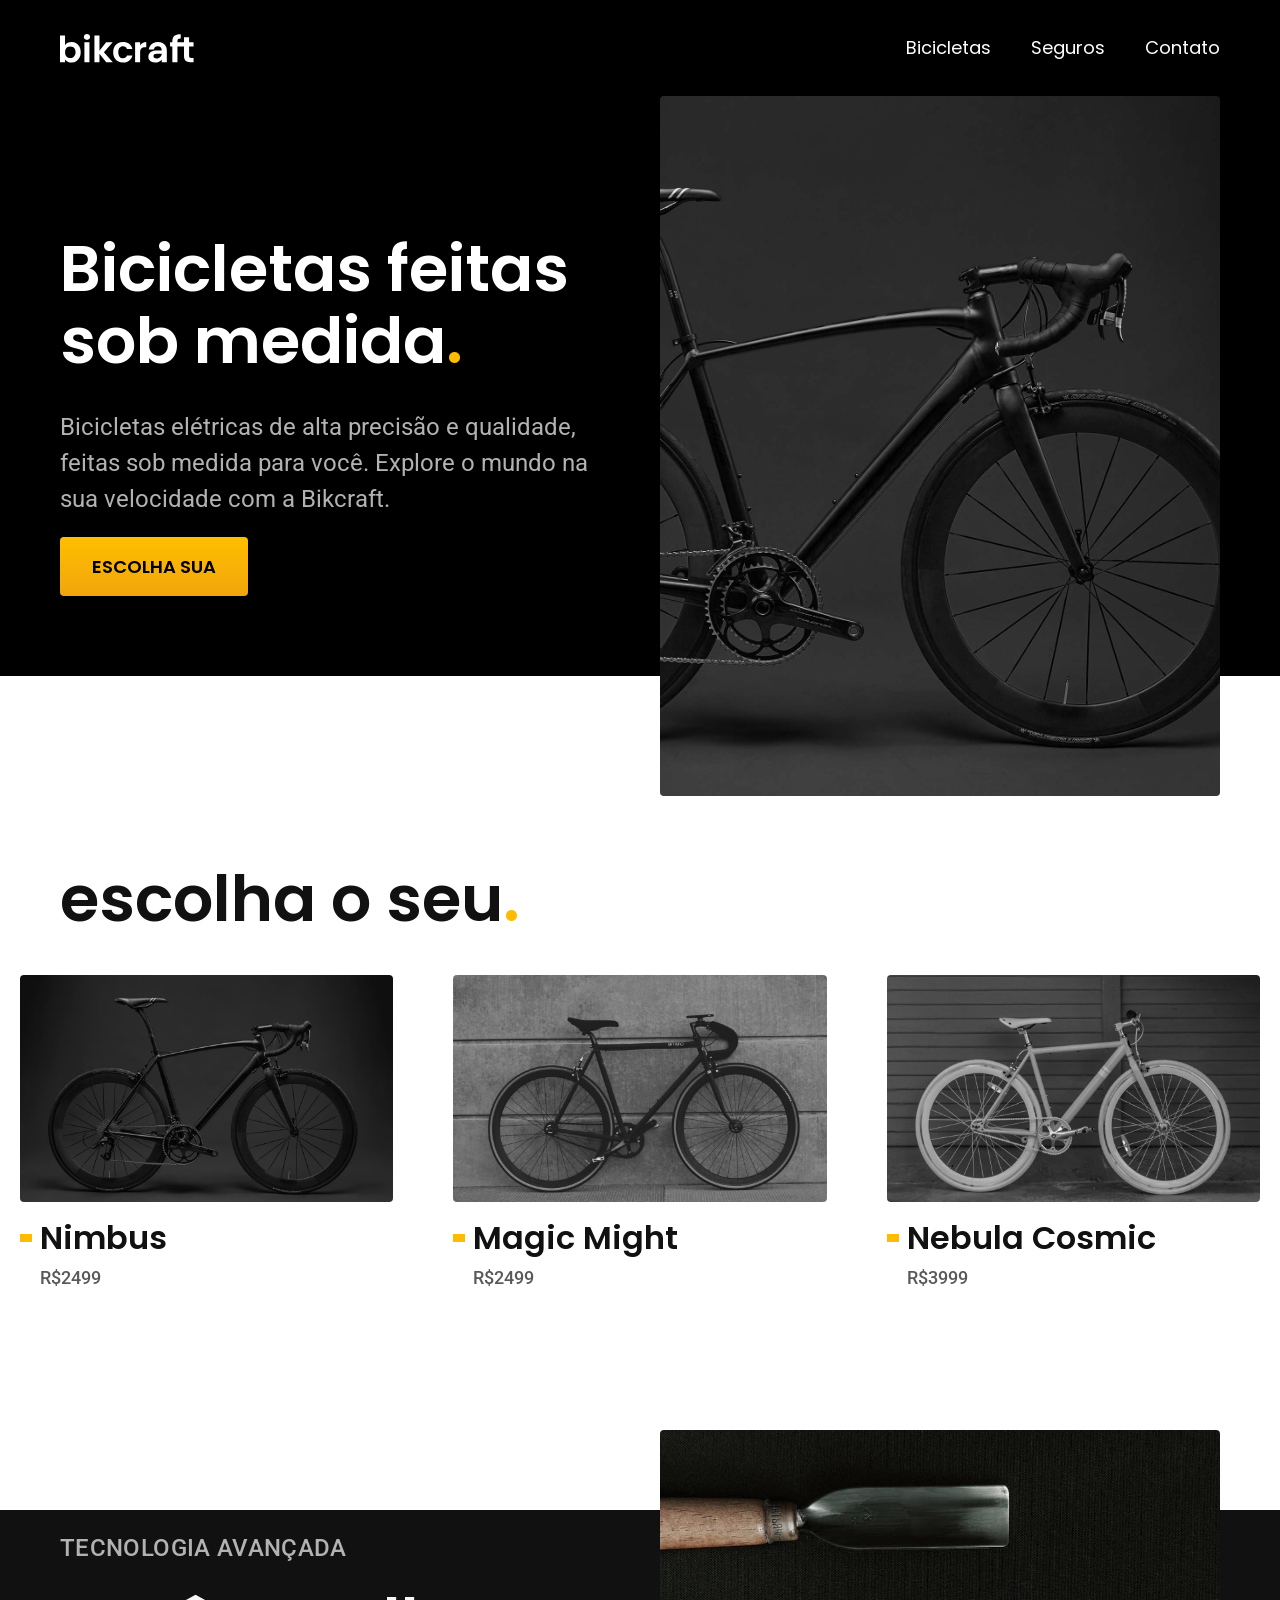
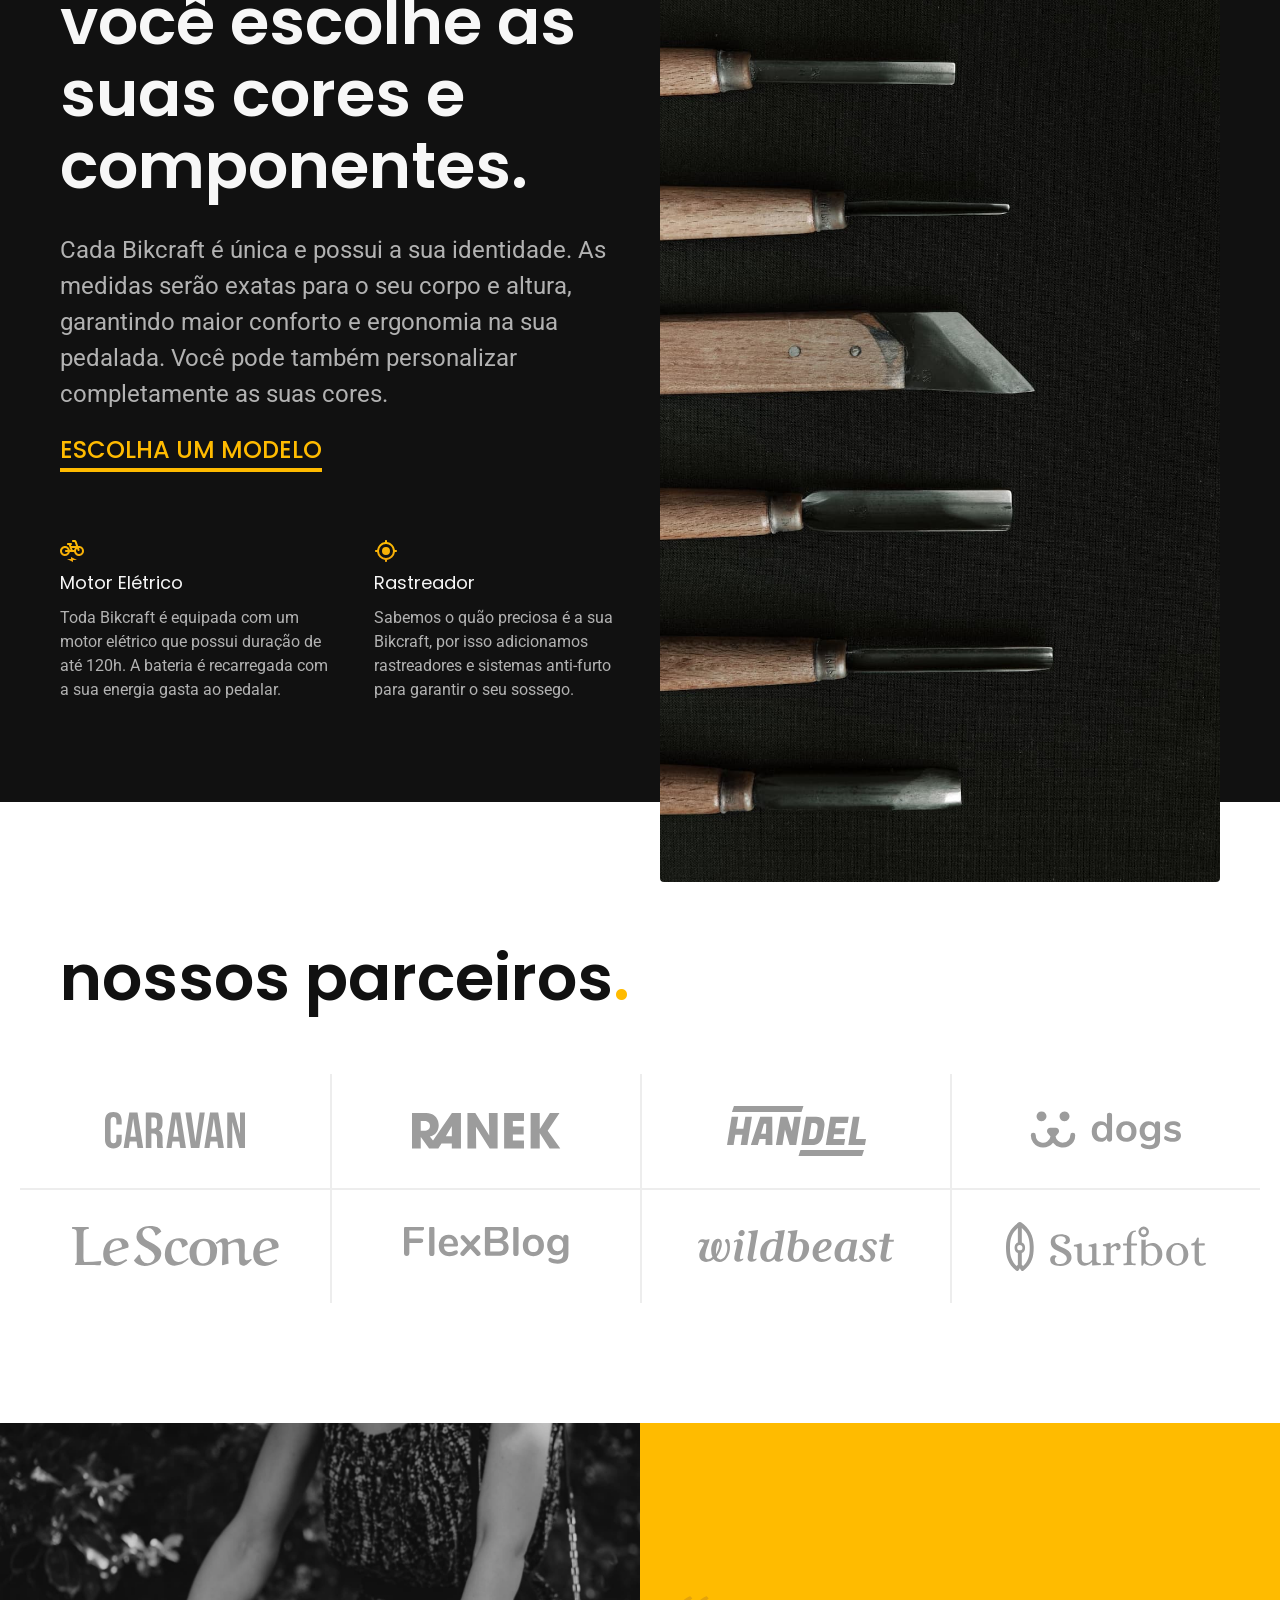
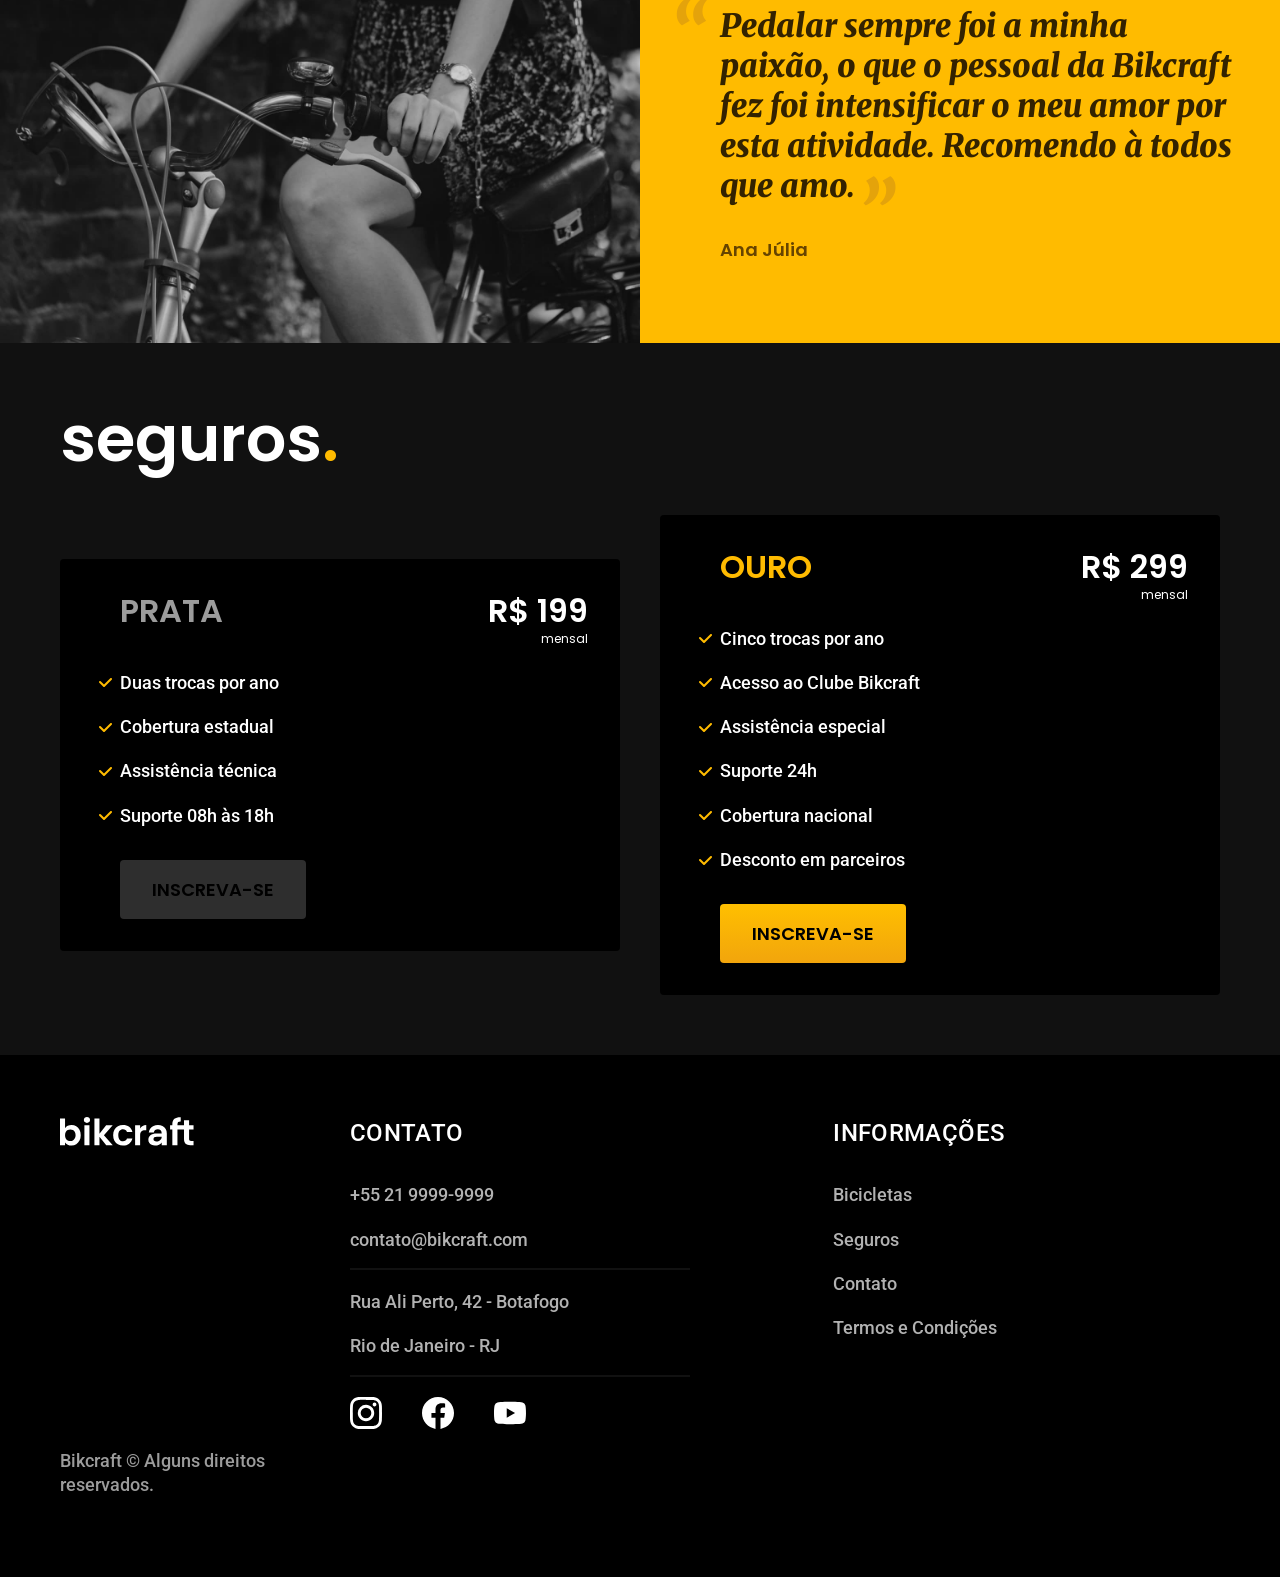
<file: index.html>
<!DOCTYPE html>
<html lang="en">

<head>
  <meta charset="UTF-8">
  <meta name="viewport" content="width=device-width, initial-scale=1.0">
  <meta name="description" content="Bicicletas Elétricas">
  <title>Bikcraft - Bicicletas Elétricas</title>

  <link rel="icon" href="./img/favicon.svg" type="image/svg+xml">

  <link rel="stylesheet" href="./CSS/style.min.css">

  <link rel="preconnect" href="https://fonts.googleapis.com">
  <link rel="preconnect" href="https://fonts.gstatic.com" crossorigin>

  <link href="https://fonts.googleapis.com/css2?family=Merriweather:ital,opsz,wght@0,18..144,300..900;1,18..144,300..900&family=Poppins:ital,wght@0,100;0,200;0,300;0,400;0,500;0,600;0,700;0,800;0,900;1,100;1,200;1,300;1,400;1,500;1,600;1,700;1,800;1,900&family=Roboto:ital,wght@0,100..900;1,100..900&display=swap" rel="stylesheet">



  <script>document.documentElement.classList.add('js');</script>
</head>

<body>
  <header class="header-bg">
    <div class="header container">

      <a href="./index.html"> <img src="./img/bikcraft.svg" alt="Logo da Bikcraft"> </a>
      <nav arial-label="Menu de navegação">
        <ul class="nav-list font-1-m cor-0">
          <li><a href="./bicicletas.html">Bicicletas</a></li>
          <li><a href="./seguros.html">Seguros</a></li>
          <li><a href="./contato.html">Contato</a></li>
        </ul>
      </nav>
    </div>
  </header>
  <main class="introducao-bg">
    <div class="introducao container">
      <div class="introducao-texto">
        <h1 class="font-1-xxl fadeInDown" data-anime="200">Bicicletas feitas sob medida<span class="cor-p1">.</span></h1>
        <p class="font-2-l fadeInDown" data-anime="400">Bicicletas elétricas de alta precisão e qualidade, feitas sob medida para você. Explore o mundo na sua velocidade com a Bikcraft.</p>
        <a class="botao fadeInDown" data-anime="600" href="./bicicletas.html" class="btn">Escolha sua</a>
      </div>
      <picture class="fadeInUp" data-anime="800">
        <source media="(max-width: 800px)" srcset="./img/bicicletas/nimbus.jpg">
        <img src="./img/fotos/introducao.jpg" alt="Bicicleta Elétrica" class="bike">
      </picture>
    </div>
  </main>
  <article class="bicicletas-lista">

    <h2 class="font-1-xxl container"> escolha o seu<span class="cor-p1">.</span></h2>
    <ul class="">
      <li>
        <a href="./bicicletas/nimbus.html">
          <img src="./img/bicicletas/nimbus.jpg" alt="">
          <h3 class="font-1-xl">Nimbus</h3>
          <span class="font-2-m cor-8">R$2499</span>
        </a>
      </li>
      <li>
        <a href="./bicicletas/magic-might.html">
          <img src="./img/bicicletas/magic.jpg" alt="">
          <h3 class="font-1-xl">Magic Might</h3>
          <span class="font-2-m cor-8">R$2499</span>
        </a>
      </li>
      <li>
        <a href="./bicicletas/nebula-cosmic.html">
          <img src="./img/bicicletas/nebula.jpg" alt="">
          <h3 class="font-1-xl">Nebula Cosmic</h3>
          <span class="font-2-m cor-8">R$3999</span>
        </a>
      </li>
    </ul>
  </article>
  <article class="tecnologia-bg">
    <div class="tecnologia container">
      <div class="tecnologia-conteudo">
        <span class="font-2-l-b cor-5">Tecnologia Avançada</span>
        <h2 class="cor-1 font-1-xxl">você escolhe as suas cores e componentes<span>.</span></h2>
        <p class="font-2-l cor-5">Cada Bikcraft é única e possui a sua identidade. As medidas serão exatas para o seu corpo e altura, garantindo maior conforto e ergonomia na sua pedalada. Você pode também personalizar completamente as suas cores.</p>
        <a href="" class="link">Escolha um modelo</a>
        <div class="tecnologia-vantagens">
          <div>

            <img src="./img/icones/eletrica.svg" alt="">
            <h3 class="font-1-m cor-1">Motor Elétrico</h3>
            <p class="font-2-s cor-5">Toda Bikcraft é equipada com um motor elétrico que possui duração de até 120h. A bateria é recarregada com a sua energia gasta ao pedalar.</p>

          </div>
          <div>

            <img src="./img/icones/rastreador.svg" alt="">
            <h3 class="font-1-m cor-1">Rastreador</h3>
            <p class="font-2-s cor-5">Sabemos o quão preciosa é a sua Bikcraft, por isso adicionamos rastreadores e sistemas anti-furto para garantir o seu sossego.</p>
          </div>
        </div>

      </div>
      <div class="tecnologia-img">
        <img src="./img/fotos/tecnologia.jpg" alt="">
      </div>

    </div>


  </article>
  <section class="parceiros" arial-label="Nossos parceiros">
    <h2 class="container font-1-xxl">nossos parceiros<span class="cor-p1">.</span></h2>
    <ul>
      <li><img src="./img/parceiros/caravan.svg" alt=""></li>
      <li><img src="./img/parceiros/ranek.svg" alt=""></li>
      <li><img src="./img/parceiros/handel.svg" alt=""></li>
      <li><img src="./img/parceiros/dogs.svg" alt=""></li>
      <li><img src="./img/parceiros/lescone.svg" alt=""></li>
      <li><img src="./img/parceiros/flexblog.svg" alt=""></li>
      <li><img src="./img/parceiros/wildbeast.svg" alt=""></li>
      <li><img src="./img/parceiros/surfbot.svg" alt=""></li>
    </ul>


  </section>
  <section class="depoimento" aria-label="depoimento">

    <div class="">
      <img src="./img/fotos/depoimento.jpg" alt="">
    </div>

    <div class="depoimento-conteudo">

      <blockquote class="font-1-xl cor-p5">
        <p>Pedalar sempre foi a minha paixão, o que o pessoal da Bikcraft fez foi intensificar o meu amor por esta atividade. Recomendo à todos que amo.</p>
      </blockquote>
      <span class="font-1-m-b cor-p4">Ana Júlia</span>
    </div>

  </section>
  <article class="seguro-bg">
    <div class="seguro container ">
      <h2 class="font-1-xxl cor-0">seguros<span class="cor-p1">.</span></h2>

      <div class="seguro-item">
        <h3 class="cor-6 font-1-xl">PRATA</h3>
        <span class="cor-0 font-1-xl">R$ 199 <span class="font-1-xs cor 6">mensal</span></span>
        <ul class="font-2-m cor-0">

          <li>
            Duas trocas por ano </li>
          <li>
            Cobertura estadual </li>
          <li>
            Assistência técnica </li>
          <li>
            Suporte 08h às 18h </li>
        </ul>
        <a class="botao secundario" href="/orçamento.html?tipo=seguro&produto=prata">Inscreva-se</a>
      </div>
      <div class="seguro-item">

        <h3 class="cor-p1 font-1-xl">OURO</h3>
        <span class="cor-0 font-1-xl">R$ 299 <span class="font-1-xs cor 6">mensal</span></span>
        <ul class="font-2-m cor-0">
          <li>
            Cinco trocas por ano </li>
          <li>
            Acesso ao Clube Bikcraft </li>
          <li>
            Assistência especial </li>
          <li>
            Suporte 24h </li>
          <li>
            Cobertura nacional </li>
          <li>
            Desconto em parceiros </li>

        </ul>
        <a href="/orçamento.html?tipo=seguro&produto=ouro" class="botao cor-0 ">Inscreva-se</a>
      </div>

    </div>
  </article>
  <footer class="footer-bg">
    <div class="footer container">
      <img src="./img/bikcraft.svg" alt="">

      <div class="">
        <h3 class="font-2-l-b cor-0">Contato</h3>
        <ul class="contato-lista font-2-m cor-5">
          <li><a href="">+55 21 9999-9999</a></li>
          <li><a href="">contato@bikcraft.com</a></li>
          <li>Rua Ali Perto, 42 - Botafogo</li>
          <li>Rio de Janeiro - RJ</li>
        </ul>
        <ul class="redes">
          <li><a href=""><img src="./img/redes/instagram.svg" alt=""></a></li>
          <li><a href=""><img src="./img/redes/facebook.svg" alt=""></a></li>
          <li><a href=""><img src="./img/redes/youtube.svg" alt=""></a></li>
        </ul>
      </div>
      <div class="informaçoes">
        <h3 class="font-2-l-b cor-0">Informações</h3>
        <ul class="font-2-m cor-5">
          <li><a href="./bicicletas.html">Bicicletas</a></li>
          <li><a href="./seguros.html">Seguros</a></li>
          <li><a href="./contato.html">Contato</a></li>
          <li><a href="./termos.html">Termos e Condições</a></li>
        </ul>
      </div>
      <p class="class= footer-copy font-2-m cor-6">Bikcraft © Alguns direitos reservados.</p>




    </div>

  </footer>

  <script src="./JS/plugins/simple-anime.js"></script>
  <script src="./JS/script.js"></script>

</body>

</html>
</file>
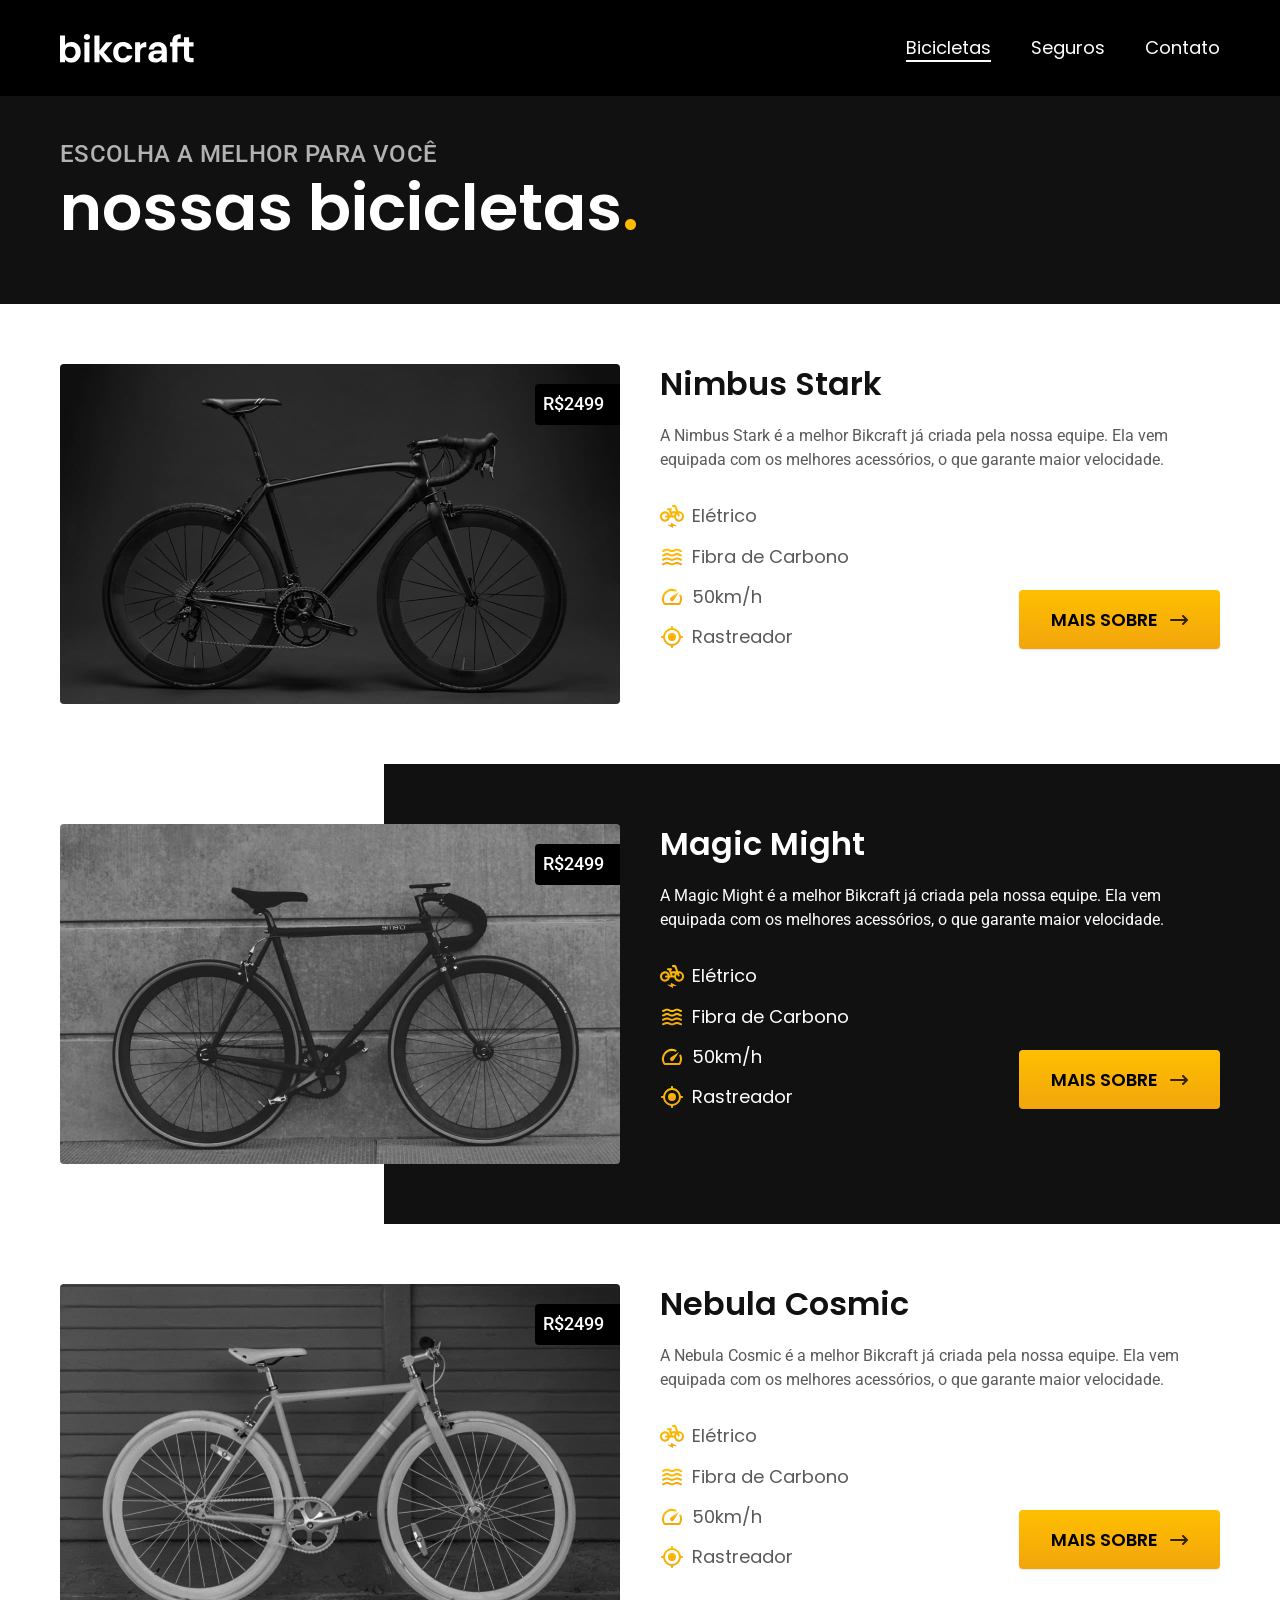
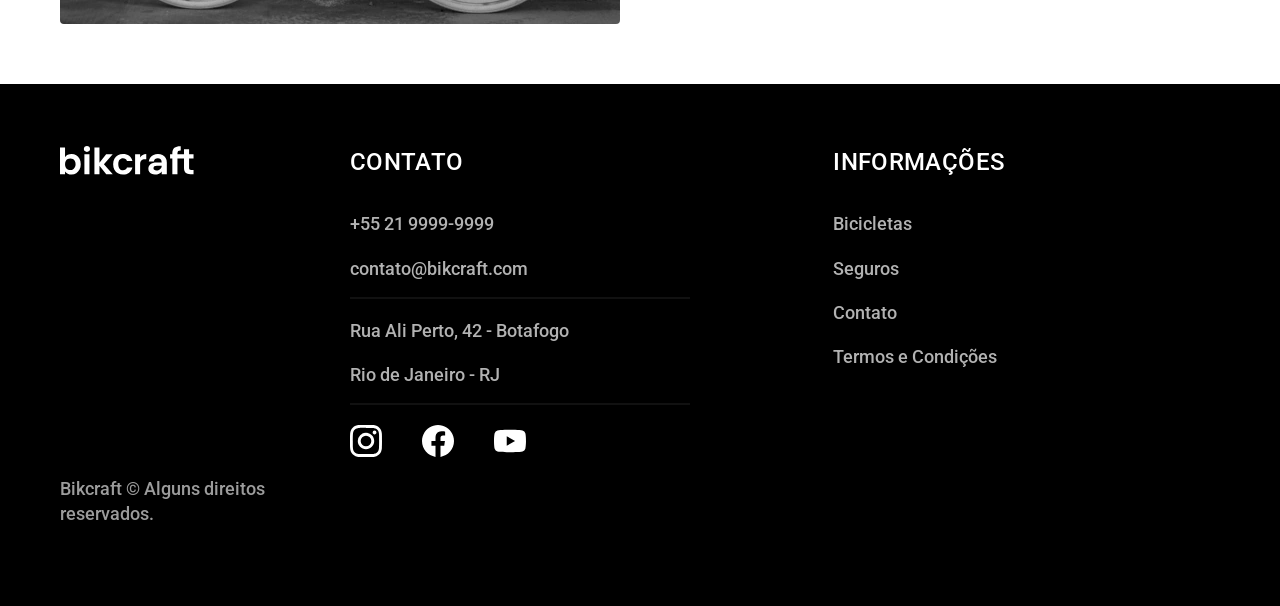
<file: bicicletas.html>
<!DOCTYPE html>
<html lang="en">

<head>
  <meta charset="UTF-8">
  <meta name="viewport" content="width=device-width, initial-scale=1.0">

  <link rel="icon" href="./img/favicon.svg" type="image/svg+xml">
  <link rel="stylesheet" href="./CSS/style.min.css">


  <link rel="preconnect" href="https://fonts.googleapis.com">
  <link rel="preconnect" href="https://fonts.gstatic.com" crossorigin>

  <link href="https://fonts.googleapis.com/css2?family=Merriweather:ital,opsz,wght@0,18..144,300..900;1,18..144,300..900&family=Poppins:ital,wght@0,100;0,200;0,300;0,400;0,500;0,600;0,700;0,800;0,900;1,100;1,200;1,300;1,400;1,500;1,600;1,700;1,800;1,900&family=Roboto:ital,wght@0,100..900;1,100..900&display=swap" rel="stylesheet">
  <title>Bicicletas - Bikcraft</title>
  <script>document.documentElement.classList.add('js');</script>
</head>

<body>
  <header class="header-bg">
    <div class="header container">

      <a href="./index.html"> <img src="./img/bikcraft.svg" alt="Logo da Bikcraft"> </a>
      <nav arial-label="Menu de navegação">
        <ul class="nav-list font-1-m cor-0">
          <li><a href="./bicicletas.html">Bicicletas</a></li>
          <li><a href="./seguros.html">Seguros</a></li>
          <li><a href="./contato.html">Contato</a></li>
        </ul>
      </nav>
    </div>
  </header>
  <main>
    <div class="titulo-bg">
      <div class="titulo container">
        <p class="font-2-l-b cor-5"> Escolha a melhor para você</p>
        <h1 class="font-1-xxl cor-0">nossas bicicletas<span class="cor-p1">.</span></h1>
      </div>
    </div>
    <div class="bicicletas container">
      <div class="bicicletas-img">
        <img src="./img/bicicletas/nimbus.jpg" alt="Nimbus Stark">
        <span class="font-2-m cor-0">R$2499</span>
      </div>
      <div class="bicicletas-conteudo">
        <h2 class="font-1-xl">Nimbus Stark</h2>
        <p class="font-2-s cor-8">A Nimbus Stark é a melhor Bikcraft já criada pela nossa equipe. Ela vem equipada com os melhores acessórios, o que garante maior velocidade.</p>
        <ul class="font-1-m cor-8">
          <li><img src="./img/icones/eletrica.svg" alt="Motor Elétrico"> Elétrico</li>
          <li><img src="./img/icones/carbono.svg" alt="Fibra de Carbono"> Fibra de Carbono</li>
          <li><img src="./img/icones/velocidade.svg" alt="50km/h"> 50km/h</li>
          <li><img src="./img/icones/rastreador.svg" alt="Rastreador"> Rastreador</li>
        </ul>
        <a class="botao seta" href="./bicicletas/nimbus.html">Mais sobre</a>

      </div>
    </div>

    <div class="bicicletas-bg">
      <div class="bicicletas container">
        <div class="bicicletas-img">
          <img src="./img/bicicletas/magic.jpg" alt="Magic Might">
          <span class="font-2-m cor-0">R$2499</span>
        </div>
        <div class="bicicletas-conteudo">
          <h2 class="font-1-xl cor-0">Magic Might</h2>
          <p class="font-2-s cor-0">A Magic Might é a melhor Bikcraft já criada pela nossa equipe. Ela vem equipada com os melhores acessórios, o que garante maior velocidade.</p>
          <ul class="font-1-m cor-0">
            <li><img src="./img/icones/eletrica.svg" alt="Motor Elétrico"> Elétrico</li>
            <li><img src="./img/icones/carbono.svg" alt="Fibra de Carbono"> Fibra de Carbono</li>
            <li><img src="./img/icones/velocidade.svg" alt="50km/h"> 50km/h</li>
            <li><img src="./img/icones/rastreador.svg" alt="Rastreador"> Rastreador</li>
          </ul>
          <a class="botao seta" href="./bicicletas/magic.html">Mais sobre</a>
        </div>

      </div>
    </div>


    <div class="bicicletas container">
      <div class="bicicletas-img">
        <img src="./img/bicicletas/nebula.jpg" alt="Nebula Cosmic">
        <span class="font-2-m cor-0">R$2499</span>
      </div>
      <div class="bicicletas-conteudo">
        <h2 class="font-1-xl">Nebula Cosmic</h2>
        <p class="font-2-s cor-8">A Nebula Cosmic é a melhor Bikcraft já criada pela nossa equipe. Ela vem equipada com os melhores acessórios, o que garante maior velocidade.</p>
        <ul class="font-1-m cor-8">
          <li><img src="./img/icones/eletrica.svg" alt="Motor Elétrico"> Elétrico</li>
          <li><img src="./img/icones/carbono.svg" alt="Fibra de Carbono"> Fibra de Carbono</li>
          <li><img src="./img/icones/velocidade.svg" alt="50km/h"> 50km/h</li>
          <li><img src="./img/icones/rastreador.svg" alt="Rastreador"> Rastreador</li>
        </ul>
        <a class="botao seta" href="./bicicletas/nebula.html">Mais sobre</a>

      </div>
    </div>



  </main>

  <footer class="footer-bg">
    <div class="footer container">
      <img src="./img/bikcraft.svg" alt="">

      <div class="">
        <h3 class="font-2-l-b cor-0">Contato</h3>
        <ul class="contato-lista font-2-m cor-5">
          <li><a href="">+55 21 9999-9999</a></li>
          <li><a href="">contato@bikcraft.com</a></li>
          <li>Rua Ali Perto, 42 - Botafogo</li>
          <li>Rio de Janeiro - RJ</li>
        </ul>
        <ul class="redes">
          <li><a href=""><img src="./img/redes/instagram.svg" alt=""></a></li>
          <li><a href=""><img src="./img/redes/facebook.svg" alt=""></a></li>
          <li><a href=""><img src="./img/redes/youtube.svg" alt=""></a></li>
        </ul>
      </div>
      <div class="informaçoes">
        <h3 class="font-2-l-b cor-0">Informações</h3>
        <ul class="font-2-m cor-5">
          <li><a href="./bicicletas.html">Bicicletas</a></li>
          <li><a href="./seguros.html">Seguros</a></li>
          <li><a href="./contato.html">Contato</a></li>
          <li><a href="./termos.html">Termos e Condições</a></li>
        </ul>
      </div>
      <p class="class= footer-copy font-2-m cor-6">Bikcraft © Alguns direitos reservados.</p>




    </div>

  </footer>
  <script src="./JS/plugins/simple-anime.js"></script>
  <script src="./JS/script.js"></script>
</body>

</html>
</file>
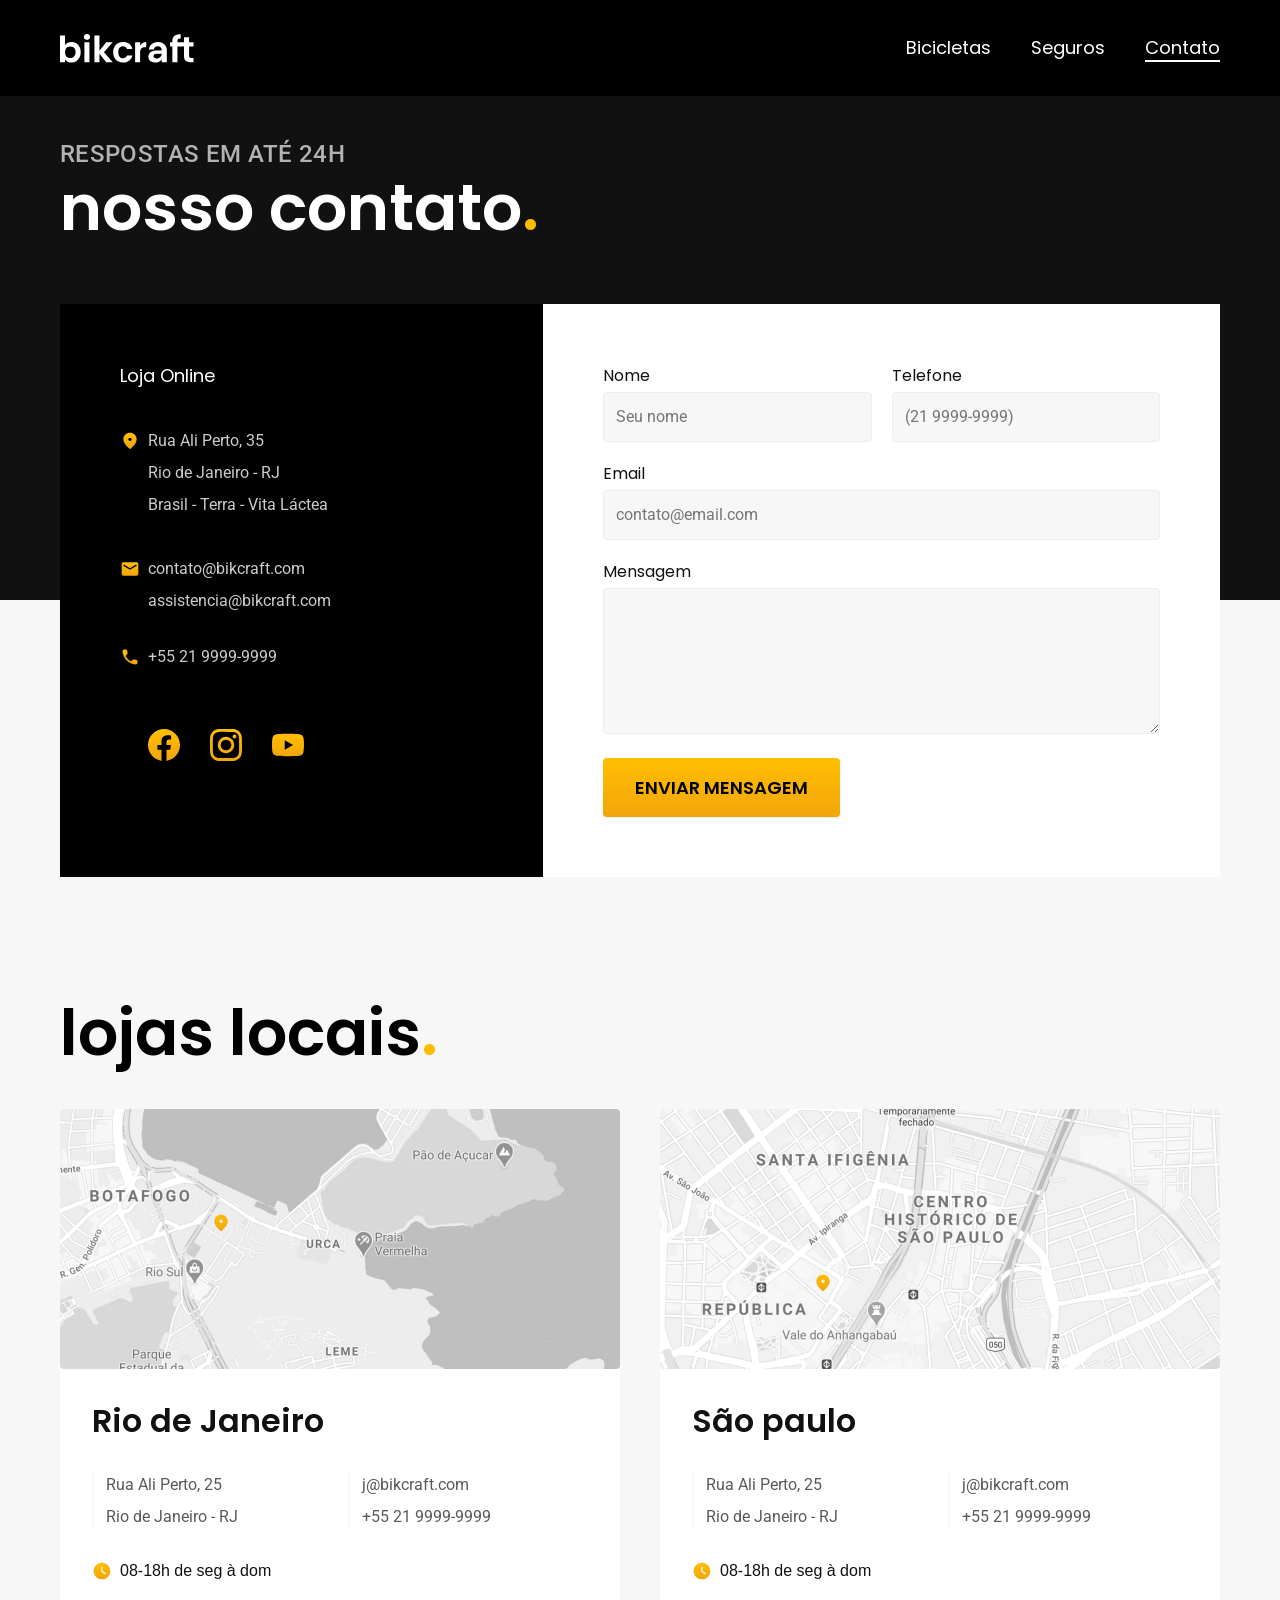
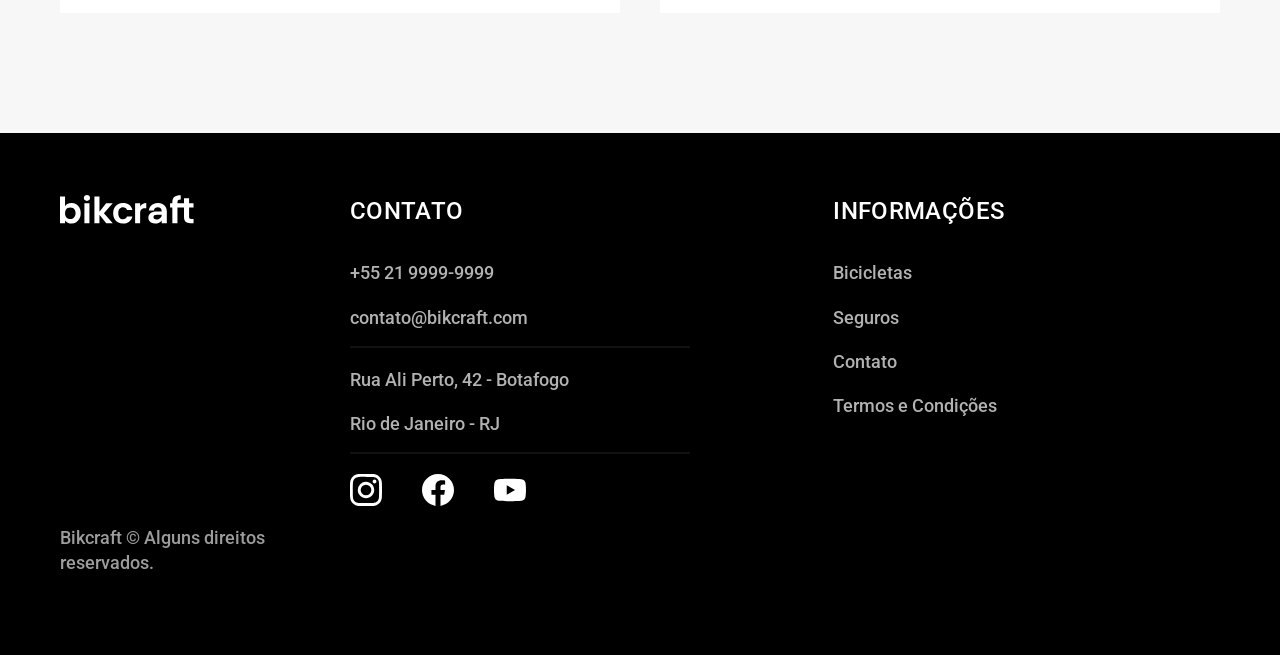
<file: contato.html>
<!DOCTYPE html>
<html lang="en">

<head>
  <meta charset="UTF-8">
  <meta name="viewport" content="width=device-width, initial-scale=1.0">
  <link rel="icon" href="./img/favicon.svg" type="image/svg+xml">
  <link rel="stylesheet" href="./CSS/style.min.css">
  <link rel="preconnect" href="https://fonts.googleapis.com">
  <link rel="preconnect" href="https://fonts.gstatic.com" crossorigin>
  <link href="https://fonts.googleapis.com/css2?family=Merriweather:ital,opsz,wght@0,18..144,300..900;1,18..144,300..900&family=Poppins:ital,wght@0,100;0,200;0,300;0,400;0,500;0,600;0,700;0,800;0,900;1,100;1,200;1,300;1,400;1,500;1,600;1,700;1,800;1,900&family=Roboto:ital,wght@0,100..900;1,100..900&display=swap" rel="stylesheet">
  <title>Contato - Bikcraft</title>
  <script>document.documentElement.classList.add('js');</script>
</head>

<body id="contato">
  <header class="header-bg">
    <div class="header container">

      <a href="./index.html"> <img src="./img/bikcraft.svg" alt="Logo da Bikcraft"> </a>
      <nav arial-label="Menu de navegação">
        <ul class="nav-list font-1-m cor-0">
          <li><a href="./bicicletas.html">Bicicletas</a></li>
          <li><a href="./seguros.html">Seguros</a></li>
          <li><a href="./contato.html">Contato</a></li>
        </ul>
      </nav>
    </div>
  </header>
  <main class="contato-bg">
    <div class="titulo-bg">
      <div class="titulo container">
        <p class="font-2-l-b cor-5"> Respostas em até 24h</p>
        <h1 class="font-1-xxl cor-0">nosso contato<span class="cor-p1">.</span></h1>
      </div>
    </div>
    <div class="contato container">
      <section class="contato-loja">
        <h2 class="font-1-m cor-0">Loja Online</h2>
        <div class="contato-endereço font-2-s cor-4">
          <p>Rua Ali Perto, 35</p>
          <p>Rio de Janeiro - RJ</p>
          <p>Brasil - Terra - Vita Láctea</p>
        </div>
        <address class="contato-contato font-2-s cor-4">
          <a href="">
            contato@bikcraft.com
          </a>
          <a href="">
            assistencia@bikcraft.com
          </a>
          <a href="">
            +55 21 9999-9999
          </a>
        </address>
        <div class="contato-redes">
          <a href="">
            <img src="./img/redes/facebook-p.svg" alt="">
          </a>
          <a href="">
            <img src="./img/redes/instagram-p.svg" alt="">
          </a>
          <a href=""><img src="/img/redes/youtube-p.svg" alt=""></a>
        </div>
      </section>
      <section class="contato-formulario">
        <form action="" class="form">
          <div>
            <label for="nome">Nome</label>
            <input type="text" id="nome" name="nome" placeholder="Seu nome">
          </div>
          <div>
            <label for="telefone">Telefone</label>
            <input type="text" id="telefone" name="telefone" placeholder="(21 9999-9999)">
          </div>
          <div class="col-2">
            <label for="email">Email</label>
            <input type="text" id="email" name="email" placeholder="contato@email.com">
          </div>
          <div class="col-2">
            <label for="mensagem">Mensagem</label>
            <textarea rows="5" id="mensagem" name="mensagem" placeholder="O que você precisa?"> </textarea>
          </div>
          <a href="" class="botao">Enviar Mensagem</a>
        </form>
      </section>
    </div>
  </main>
  <article class="loja container">
    <h2 class="font-1-xxl cor-12">lojas locais<span class="cor-p1">.</span></h2>
    <div class="local">
      <img src="./img/lojas/rj.jpg" alt="">
      <div class="loja-conteudo">
        <h3 class="font-1-xl">Rio de Janeiro</h3>
        <div class="loja-dados font-2-s cor-8 ">
          <p>Rua Ali Perto, 25</p>
          <p>Rio de Janeiro - RJ</p>
        </div>
        <div class="loja-dados font-2-s cor-8">
          <p>j@bikcraft.com</p>
          <p>+55 21 9999-9999</p>
        </div>
      </div>
      <p class="loja-tempo"><img src="./img/icones/horario.svg" alt="">08-18h de seg à dom</p>
    </div>
    <div class="local">
      <div class="local">
        <img src="./img/lojas/sp.jpg" alt="">
        <div class="loja-conteudo">
          <h3 class="font-1-xl">São paulo</h3>
          <div class="loja-dados font-2-s cor-8 ">
            <p>Rua Ali Perto, 25</p>
            <p>Rio de Janeiro - RJ</p>
          </div>
          <div class="loja-dados font-2-s cor-8">
            <p>j@bikcraft.com</p>
            <p>+55 21 9999-9999</p>
          </div>
        </div>
        <p class="loja-tempo"><img src="./img/icones/horario.svg" alt="">08-18h de seg à dom</p>
      </div>
    </div>
  </article>
  <footer class="footer-bg">
    <div class="footer container">
      <img src="./img/bikcraft.svg" alt="">

      <div class="">
        <h3 class="font-2-l-b cor-0">Contato</h3>
        <ul class="contato-lista font-2-m cor-5">
          <li><a href="">+55 21 9999-9999</a></li>
          <li><a href="">contato@bikcraft.com</a></li>
          <li>Rua Ali Perto, 42 - Botafogo</li>
          <li>Rio de Janeiro - RJ</li>
        </ul>
        <ul class="redes">
          <li><a href=""><img src="./img/redes/instagram.svg" alt=""></a></li>
          <li><a href=""><img src="./img/redes/facebook.svg" alt=""></a></li>
          <li><a href=""><img src="./img/redes/youtube.svg" alt=""></a></li>
        </ul>
      </div>
      <div class="informaçoes">
        <h3 class="font-2-l-b cor-0">Informações</h3>
        <ul class="font-2-m cor-5">
          <li><a href="./bicicletas.html">Bicicletas</a></li>
          <li><a href="./seguros.html">Seguros</a></li>
          <li><a href="./contato.html">Contato</a></li>
          <li><a href="./termos.html">Termos e Condições</a></li>
        </ul>
      </div>
      <p class="class= footer-copy font-2-m cor-6">Bikcraft © Alguns direitos reservados.</p>




    </div>

  </footer>
  <script src="./JS/script.js"></script>
</body>

</html>
</file>
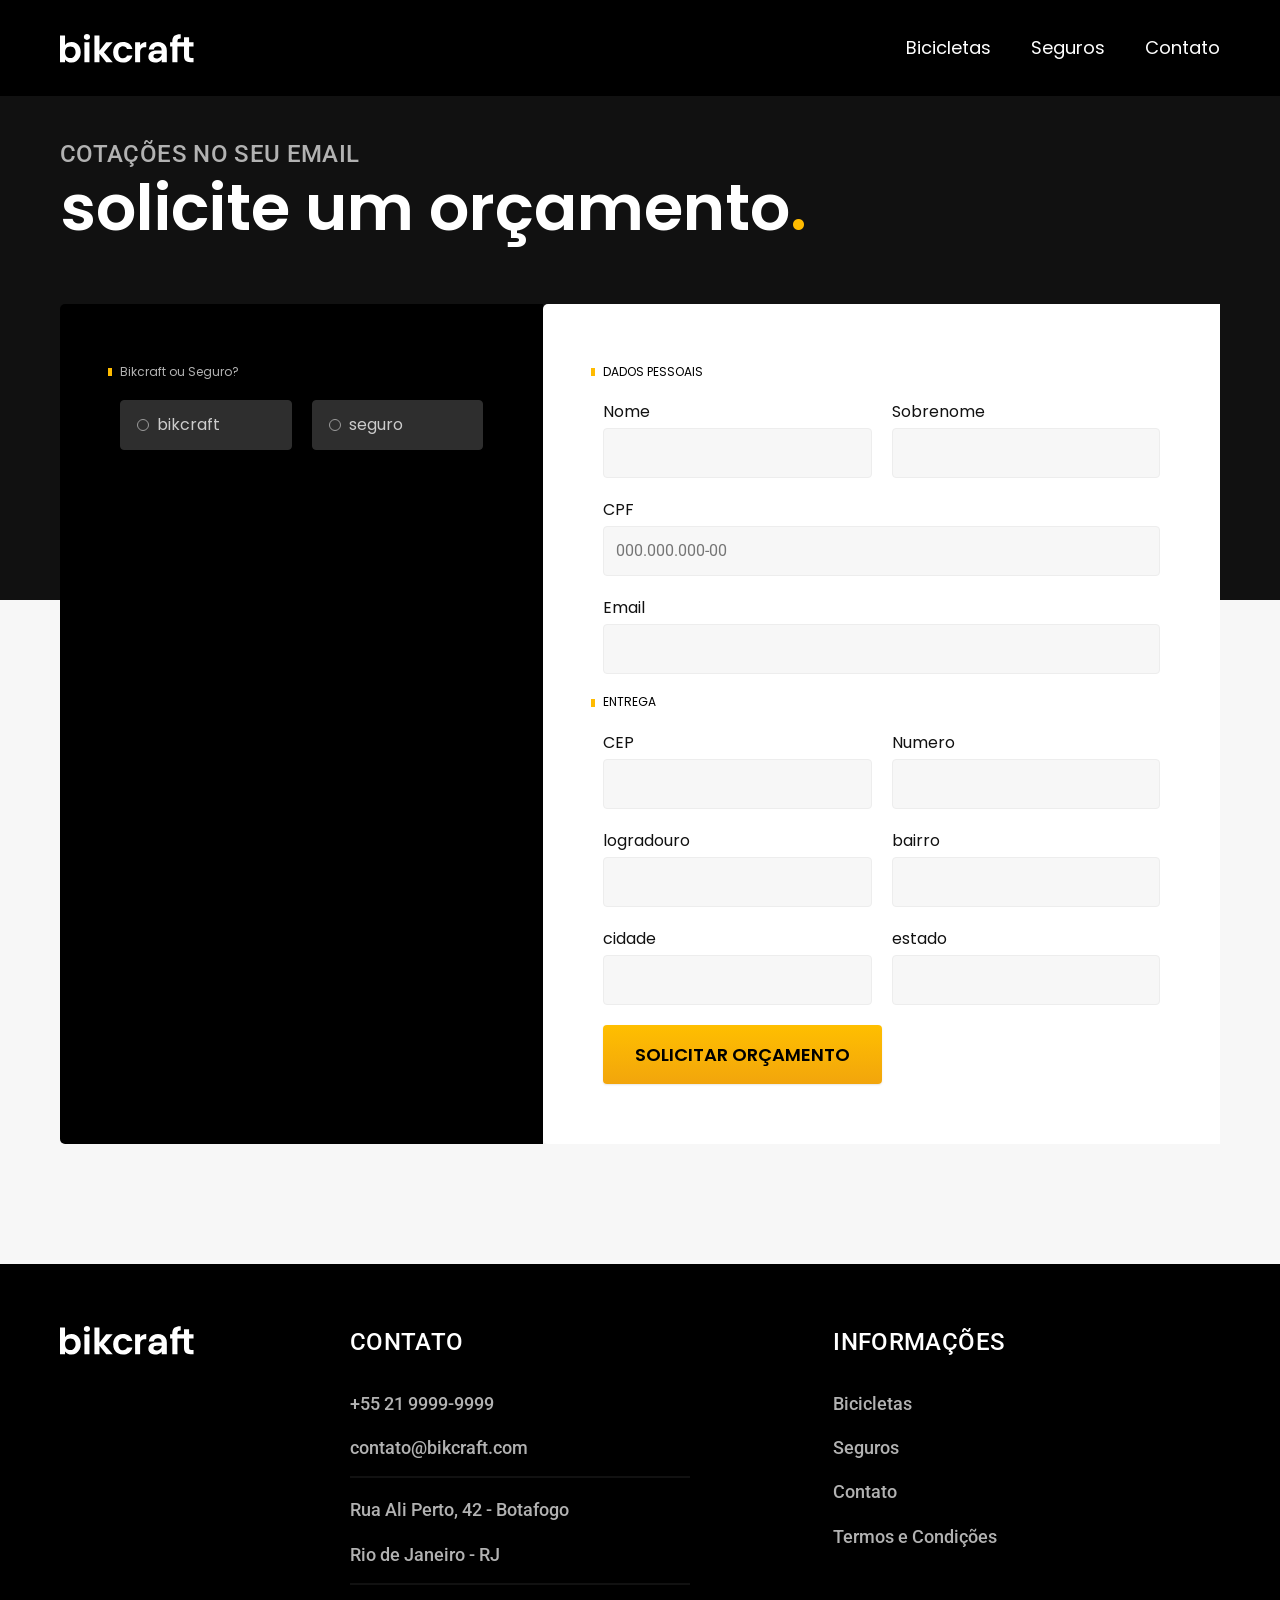
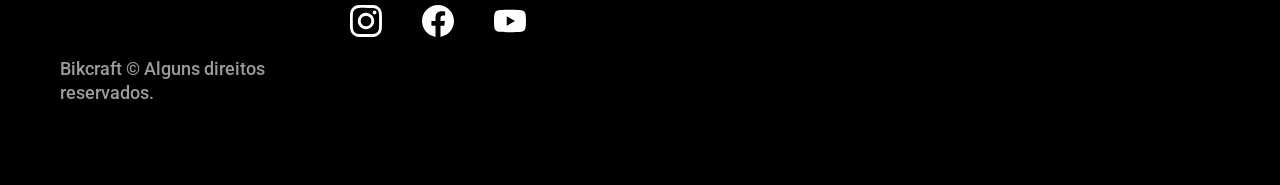
<file: orçamento.html>
<!DOCTYPE html>
<html lang="en">

<head>
  <meta charset="UTF-8">
  <meta name="viewport" content="width=device-width, initial-scale=1.0">
  <link rel="icon" href="./img/favicon.svg" type="image/svg+xml">
  <link rel="stylesheet" href="./CSS/style.min.css">
  <link rel="preconnect" href="https://fonts.googleapis.com">
  <link rel="preconnect" href="https://fonts.gstatic.com" crossorigin>
  <link href="https://fonts.googleapis.com/css2?family=Merriweather:ital,opsz,wght@0,18..144,300..900;1,18..144,300..900&family=Poppins:ital,wght@0,100;0,200;0,300;0,400;0,500;0,600;0,700;0,800;0,900;1,100;1,200;1,300;1,400;1,500;1,600;1,700;1,800;1,900&family=Roboto:ital,wght@0,100..900;1,100..900&display=swap" rel="stylesheet">
  <title>Orçamento - Bikcraft</title>
  <script>document.documentElement.classList.add('js');</script>
</head>

<body id="orçamento">
  <header class="header-bg">
    <div class="header container">

      <a href="./index.html"> <img src="./img/bikcraft.svg" alt="Logo da Bikcraft"> </a>
      <nav arial-label="Menu de navegação">
        <ul class="nav-list font-1-m cor-0">
          <li><a href="./bicicletas.html">Bicicletas</a></li>
          <li><a href="./seguros.html">Seguros</a></li>
          <li><a href="./contato.html">Contato</a></li>
        </ul>
      </nav>
    </div>
  </header>
  <main class="orçamento-bg">
    <div class="titulo-bg">
      <div class="titulo container">
        <p class="font-2-l-b cor-5"> Cotações no seu email</p>
        <h1 class="font-1-xxl cor-0">solicite um orçamento<span class="cor-p1">.</span></h1>
      </div>
    </div>
    <form class="orçamento container">
      <div class="orçamento-produto">
        <h2 class="font-1-xs cor-5">Bikcraft ou Seguro?</h2>

        <input type="radio" name="tipo" value="bikcraft" id="bikcraft">
        <label for="bikcraft">bikcraft</label>

        <input type="radio" name="tipo" value="seguro" id="seguro">
        <label for="seguro">seguro</label>


        <div class="orçamento-conteudo" id="orçamento-bikcraft">
          <h2 class="font-1-xs cor-5">Escolha a sua</h2>
          <input type="radio" name="produto" value="nimbus" id="nimbus">
          <label for="nimbus">nimbus <span>4999</span></label>
          <div class="orçamento-detalhe">
            <ul class="font-1-xs cor-8">
              <li><img src="./img/icones/eletrica.svg" alt="">
                Motor Elétrico</li>
              <li><img src="./img/icones/carbono.svg" alt="">
                Fibra de Carbono</li>
              <li><img src="./img/icones/velocidade.svg" alt="">
                50 km/h
              </li>
              <li><img src="./img/icones/rastreador.svg" alt="">
                Rastreador</li>
            </ul>
            <img src="./img/bicicletas/nimbus.jpg" alt="">
          </div>
          <input type="radio" name="produto" value="magic" id="magic">
          <label for="magic">magic<span>4999</span></label>

          <div class="orçamento-detalhe">
            <ul class="font-1-xs cor-8">
              <li><img src="./img/icones/eletrica.svg" alt="">
                Motor Elétrico</li>
              <li><img src="./img/icones/carbono.svg" alt="">
                Fibra de Carbono</li>
              <li><img src="./img/icones/velocidade.svg" alt="">
                50 km/h
              </li>
              <li><img src="./img/icones/rastreador.svg" alt="">
                Rastreador</li>
            </ul>
            <img src="./img/bicicletas/magic.jpg" alt="">
          </div>

          <input type="radio" name="produto" value="nebula" id="nebula">
          <label for="nebula">nebula<span>4999</span></label>

          <div class="orçamento-detalhe">
            <ul class="font-1-xs cor-8">
              <li><img src="./img/icones/eletrica.svg" alt="">
                Motor Elétrico</li>
              <li><img src="./img/icones/carbono.svg" alt="">
                Fibra de Carbono</li>
              <li><img src="./img/icones/velocidade.svg" alt="">
                50 km/h
              </li>
              <li><img src="./img/icones/rastreador.svg" alt="">
                Rastreador</li>
            </ul>
            <img src="./img/bicicletas/nebula.jpg" alt="">
          </div>

        </div>
        <div class="orçamento-conteudo" id="orçamento-seguro">
          <h2 class="font-1-xs cor-5">Escolha o plano</h2>

          <input type="radio" name="produto" value="prata" id="prata">
          <label for="prata">prata <span>4999</span></label>

          <input type="radio" name="produto" value="ouro" id="ouro">
          <label for="ouro">ouro <span>4999</span></label>
        </div>

      </div>
      <div class="orçamento-dados form">
        <h2 class="font-1-xs cor-12">dados pessoais</h2>
        <div>
          <label for="nome">Nome</label>
          <input type="text" id="nome" name="nome" placeholder="">
        </div>
        <div class="col-">
          <label for="telefone">Sobrenome</label>
          <input type="text" id="Sobrenome" name="Sobrenome" placeholder="">
        </div>
        <div class="col-2">
          <label for="CPF">CPF</label>
          <input type="text" id="CPF" name="CPF" placeholder="000.000.000-00">
        </div>
        <div class="col-2">
          <label for="Email">Email</label>
          <input type="text" id="Email" name="Email" placeholder=""> </input>
        </div>
        <h2 class="font-1-xs cor-12">entrega</h2>

        <div>
          <label for="cep">CEP</label>
          <input type="text" id="cep" name="cep">
        </div>
        <div>
          <label for="Numero">Numero</label>
          <input type="text" id="Numero" name="Numero">
        </div>
        <div>
          <label for="logradouro">logradouro</label>
          <input type="text" id="logradouro" name="logradouro">
        </div>
        <div>
          <label for="bairro">bairro</label>
          <input type="text" id="bairro" name="bairro">
        </div>
        <div>
          <label for="cidade">cidade</label>
          <input type="text" id="cidade" name="cidade">
        </div>
        <div>
          <label for="estado">estado</label>
          <input type="text" id="estado" name="estado">
        </div>
        <button href="" class="botao col-2">Solicitar Orçamento</button>
      </div>
    </form>
  </main>
  <footer class="footer-bg">
    <div class="footer container">
      <img src="./img/bikcraft.svg" alt="">

      <div class="">
        <h3 class="font-2-l-b cor-0">Contato</h3>
        <ul class="contato-lista font-2-m cor-5">
          <li><a href="">+55 21 9999-9999</a></li>
          <li><a href="">contato@bikcraft.com</a></li>
          <li>Rua Ali Perto, 42 - Botafogo</li>
          <li>Rio de Janeiro - RJ</li>
        </ul>
        <ul class="redes">
          <li><a href=""><img src="./img/redes/instagram.svg" alt=""></a></li>
          <li><a href=""><img src="./img/redes/facebook.svg" alt=""></a></li>
          <li><a href=""><img src="./img/redes/youtube.svg" alt=""></a></li>
        </ul>
      </div>
      <div class="informaçoes">
        <h3 class="font-2-l-b cor-0">Informações</h3>
        <ul class="font-2-m cor-5">
          <li><a href="./bicicletas.html">Bicicletas</a></li>
          <li><a href="./seguros.html">Seguros</a></li>
          <li><a href="./contato.html">Contato</a></li>
          <li><a href="./termos.html">Termos e Condições</a></li>
        </ul>
      </div>
      <p class="class= footer-copy font-2-m cor-6">Bikcraft © Alguns direitos reservados.</p>




    </div>

  </footer>
  <script src="./JS/script.js"></script>
</body>
</file>
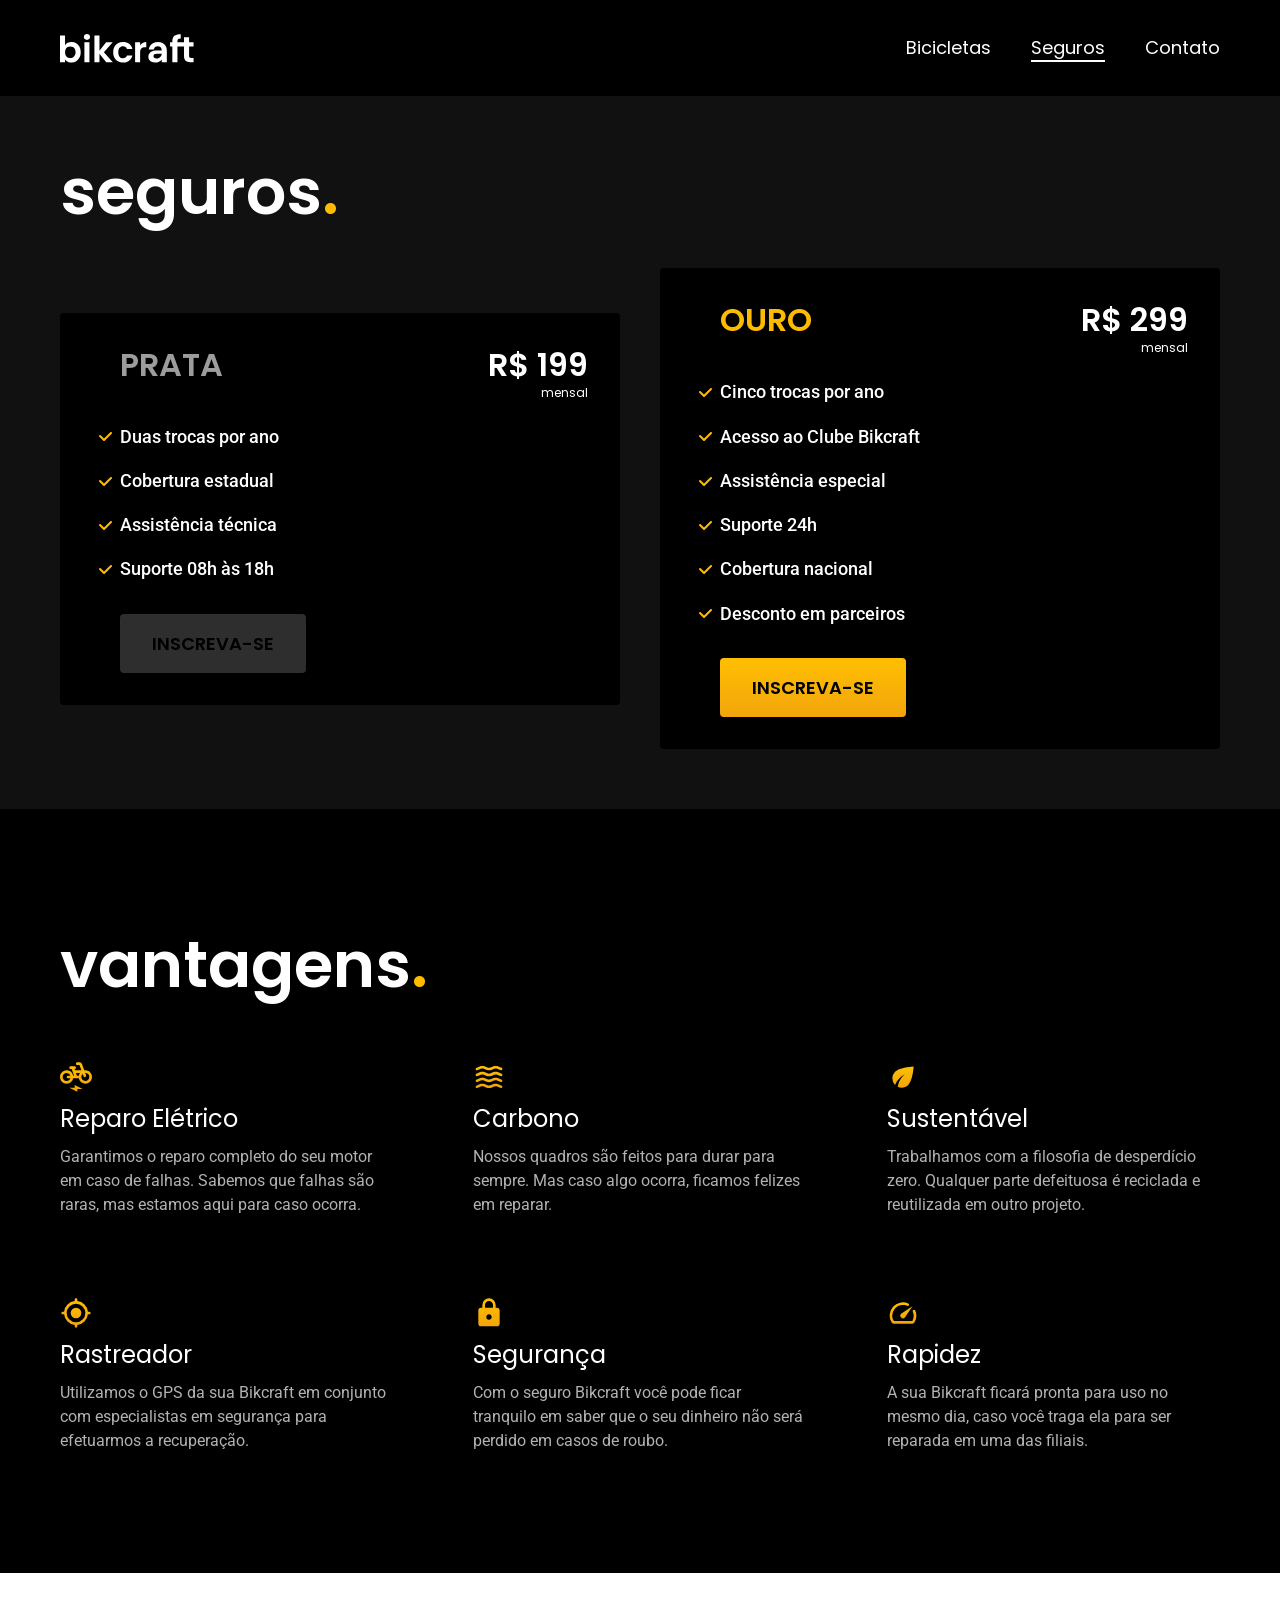
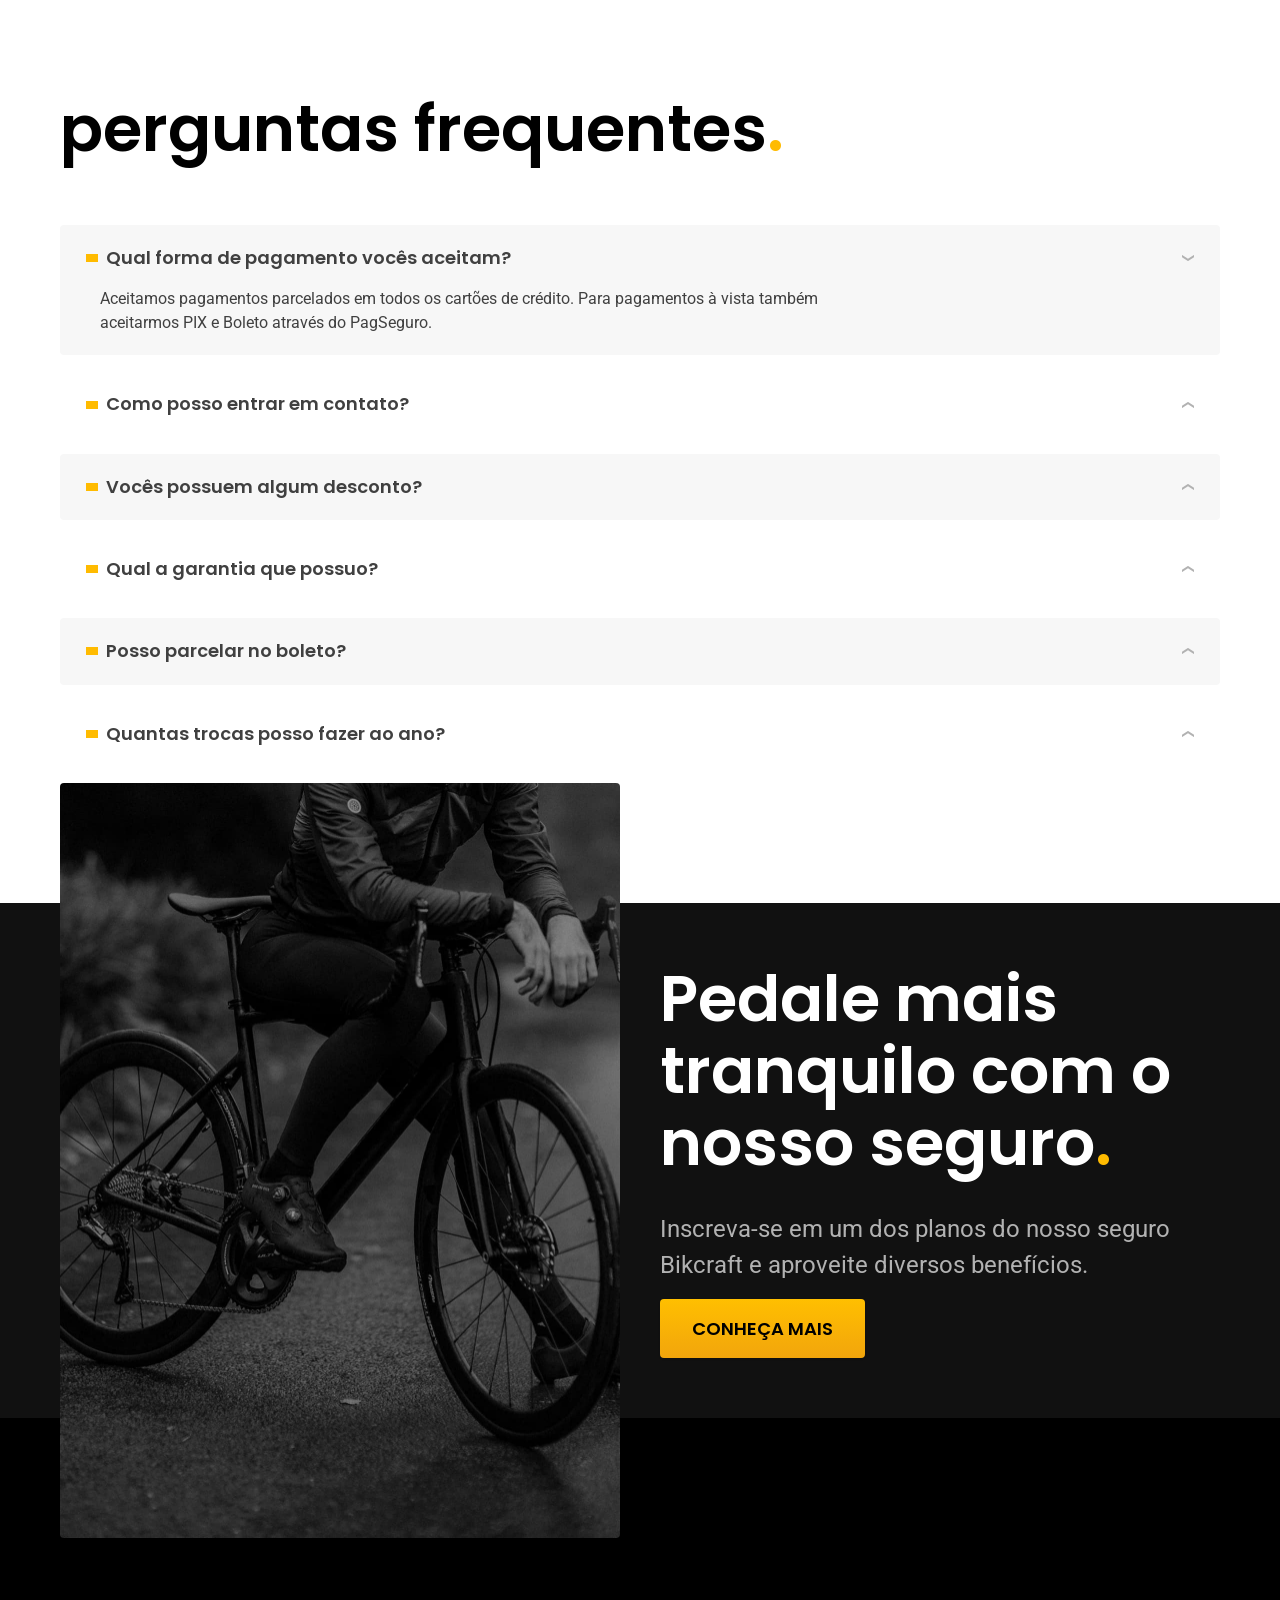
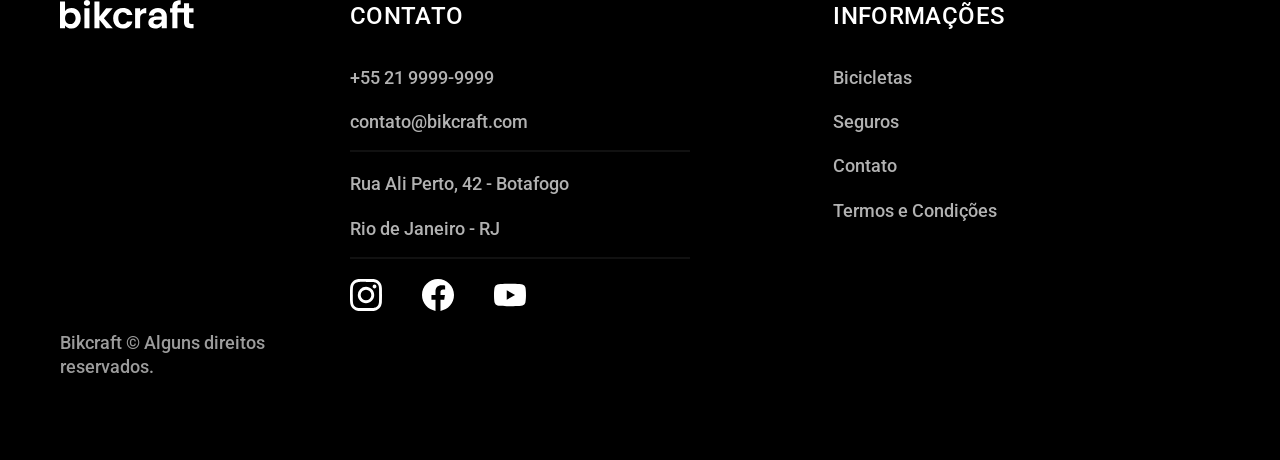
<file: seguros.html>
<!DOCTYPE html>
<html lang="en">

<head>
  <meta charset="UTF-8">
  <meta name="viewport" content="width=device-width, initial-scale=1.0">
  <title>Document</title>
  <link rel="preconnect" href="https://fonts.googleapis.com">
  <link rel="preconnect" href="https://fonts.gstatic.com" crossorigin>
  <link href="https://fonts.googleapis.com/css2?family=Merriweather:ital,opsz,wght@0,18..144,300..900;1,18..144,300..900&family=Poppins:ital,wght@0,100;0,200;0,300;0,400;0,500;0,600;0,700;0,800;0,900;1,100;1,200;1,300;1,400;1,500;1,600;1,700;1,800;1,900&family=Roboto:ital,wght@0,100..900;1,100..900&display=swap" rel="stylesheet">
  <link rel="icon" href="./img/favicon.svg" type="image/svg+xml">
  <link rel="stylesheet" href="./CSS/style.min.css">
  <script>document.documentElement.classList.add('js');</script>
</head>

<body>
  <header class="header-bg">
    <div class="header container">

      <a href="./index.html"> <img src="./img/bikcraft.svg" alt="Logo da Bikcraft"> </a>
      <nav arial-label="Menu de navegação">
        <ul class="nav-list font-1-m cor-0">
          <li><a href="./bicicletas.html">Bicicletas</a></li>
          <li><a href="./seguros.html">Seguros</a></li>
          <li><a href="./contato.html">Contato</a></li>
        </ul>
      </nav>
    </div>
  </header>
  <main class="seguro-bg">
    <div class="seguro container ">
      <h2 class="font-1-xxl cor-0">seguros<span class="cor-p1">.</span></h2>

      <div class="seguro-item fadeInRight" data-anime="200">
        <h3 class="cor-6 font-1-xl">PRATA</h3>
        <span class="cor-0 font-1-xl">R$ 199 <span class="font-1-xs cor 6">mensal</span></span>
        <ul class="font-2-m cor-0">

          <li>
            Duas trocas por ano </li>
          <li>
            Cobertura estadual </li>
          <li>
            Assistência técnica </li>
          <li>
            Suporte 08h às 18h </li>
        </ul>
        <a class="botao secundario" href="/orçamento.html?tipo=seguro&produto=prata">Inscreva-se</a>
      </div>
      <div class="seguro-item fadeInUp" data-anime="400">

        <h3 class="cor-p1 font-1-xl">OURO</h3>
        <span class="cor-0 font-1-xl">R$ 299 <span class="font-1-xs cor 6">mensal</span></span>
        <ul class="font-2-m cor-0">
          <li>
            Cinco trocas por ano </li>
          <li>
            Acesso ao Clube Bikcraft </li>
          <li>
            Assistência especial </li>
          <li>
            Suporte 24h </li>
          <li>
            Cobertura nacional </li>
          <li>
            Desconto em parceiros </li>

        </ul>
        <a href="/orçamento.html?tipo=seguro&produto=ouro" class="botao cor-0 ">Inscreva-se</a>
      </div>

    </div>
  </main>
  <article class="vantagens-bg">
    <div class="vantagens container">

      <h2 class="font-1-xxl cor-0">vantagens<span class="cor-p1">.</span></h2>

      <ul>
        <li class=""><img src="./img/icones/eletrica.svg" alt="">
          <h3 class="font-1-l cor-0">Reparo Elétrico</h3>
          <p class="font-2-s cor-5">Garantimos o reparo completo do seu motor em caso de falhas. Sabemos que falhas são raras, mas estamos aqui para caso ocorra.</p>
        </li>
        <li class=""><img src="./img/icones/carbono.svg" alt="">
          <h3 class="font-1-l cor-0">Carbono</h3>
          <p class="font-2-s cor-5">Nossos quadros são feitos para durar para sempre. Mas caso algo ocorra, ficamos felizes em reparar.</p>
        </li>
        <li class=""><img src="./img/icones/sustentavel.svg" alt="">
          <h3 class="font-1-l cor-0">Sustentável</h3>
          <p class="font-2-s cor-5">Trabalhamos com a filosofia de desperdício zero. Qualquer parte defeituosa é reciclada e reutilizada em outro projeto.</p>
        </li>
        <li class=""><img src="./img/icones/rastreador.svg" alt="">
          <h3 class="font-1-l cor-0">Rastreador</h3>
          <p class="font-2-s cor-5">Utilizamos o GPS da sua Bikcraft em conjunto com especialistas em segurança para efetuarmos a recuperação.</p>
        </li>
        <li class=""><img src="./img/icones/seguro.svg" alt="">
          <h3 class="font-1-l cor-0">Segurança</h3>
          <p class="font-2-s cor-5">Com o seguro Bikcraft você pode ficar tranquilo em saber que o seu dinheiro não será perdido em casos de roubo.</p>
        </li>
        <li class=""><img src="./img/icones/velocidade.svg" alt="">
          <h3 class="font-1-l cor-0">Rapidez</h3>
          <p class="font-2-s cor-5">A sua Bikcraft ficará pronta para uso no mesmo dia, caso você traga ela para ser reparada em uma das filiais.</p>
        </li>
      </ul>
    </div>
  </article>
  <article>
    <div class="perguntas container">
      <h2 class="font-1-xxl cor-12">perguntas frequentes<span class="cor-p1">.</span></h2>
      <dl>
        <div>
          <dt><button class="font-1-m-b cor-9" aria-expanded="true" aria-controls="pergunta1">Qual forma de pagamento vocês aceitam?</button></dt>
          <dd class="font-2-s cor-9 ativa" id="pergunta1">Aceitamos pagamentos parcelados em todos os cartões de crédito. Para pagamentos à vista também aceitarmos PIX e Boleto através do PagSeguro.</dd>
        </div>
        <div>
          <dt><button class="font-1-m-b cor-9" aria-expanded="false" aria-controls="pergunta2">Como posso entrar em contato?</button></dt>
          <dd class="font-2-s cor-9" id="pergunta2">Aceitamos pagamentos parcelados em todos os cartões de crédito. Para pagamentos à vista também aceitarmos PIX e Boleto através do PagSeguro.</dd>
        </div>
        <div>
          <dt><button class="font-1-m-b cor-9" aria-expanded="false" aria-controls="pergunta3">Vocês possuem algum desconto?</button></dt>
          <dd class="font-2-s cor-9" id="pergunta3">Utilizamos o GPS da sua Bikcraft em conjunto com especialistas em segurança para efetuarmos a recuperação.</dd>
        </div>
        <div>
          <dt><button class="font-1-m-b cor-9" aria-expanded="false" aria-controls="pergunta4">Qual a garantia que possuo?</button></dt>
          <dd class="font-2-s cor-9" id="pergunta4">Aceitamos pagamentos parcelados em todos os cartões de crédito. Para pagamentos à vista também aceitarmos PIX e Boleto através do PagSeguro.</dd>
        </div>
        <div>
          <dt><button class="font-1-m-b cor-9" aria-expanded="false" aria-controls="pergunta5">Posso parcelar no boleto?</button></dt>
          <dd class="font-2-s cor-9" id="pergunta5">Aceitamos pagamentos parcelados em todos os cartões de crédito. Para pagamentos à vista também aceitarmos PIX e Boleto através do PagSeguro.</dd>
        </div>
        <div>
          <dt><button class="font-1-m-b cor-9" aria-expanded="false" aria-controls="pergunta6">Quantas trocas posso fazer ao ano?</button></dt>
          <dd class="font-2-s cor-9" id="pergunta6">Aceitamos pagamentos parcelados em todos os cartões de crédito. Para pagamentos à vista também aceitarmos PIX e Boleto através do PagSeguro.</dd>
        </div>
      </dl>
    </div>
  </article>
  <article class="seguros-bg">
    <div class="seguros container">

      <div class="seguros-img">
        <img src="./img/fotos/seguros.jpg" alt="">
      </div>
      <div class="seguros-conteudo">

        <h2 class="font-1-xxl cor-0">
          Pedale mais tranquilo com o nosso seguro<span class="cor-p1">.</span></h2>
        <p class="font-2-l cor-5">Inscreva-se em um dos planos do nosso seguro Bikcraft e aproveite diversos benefícios.</p>
        <a href="" class="botao cor-12">Conheça Mais</a>
      </div>
    </div>
  </article>
  <footer class="footer-bg">
    <div class="footer container">
      <img src="./img/bikcraft.svg" alt="">

      <div class="">
        <h3 class="font-2-l-b cor-0">Contato</h3>
        <ul class="contato-lista font-2-m cor-5">
          <li><a href="">+55 21 9999-9999</a></li>
          <li><a href="">contato@bikcraft.com</a></li>
          <li>Rua Ali Perto, 42 - Botafogo</li>
          <li>Rio de Janeiro - RJ</li>
        </ul>
        <ul class="redes">
          <li><a href=""><img src="./img/redes/instagram.svg" alt=""></a></li>
          <li><a href=""><img src="./img/redes/facebook.svg" alt=""></a></li>
          <li><a href=""><img src="./img/redes/youtube.svg" alt=""></a></li>
        </ul>
      </div>
      <div class="informaçoes">
        <h3 class="font-2-l-b cor-0">Informações</h3>
        <ul class="font-2-m cor-5">
          <li><a href="./bicicletas.html">Bicicletas</a></li>
          <li><a href="./seguros.html">Seguros</a></li>
          <li><a href="./contato.html">Contato</a></li>
          <li><a href="./termos.html">Termos e Condições</a></li>
        </ul>
      </div>
      <p class="class= footer-copy font-2-m cor-6">Bikcraft © Alguns direitos reservados.</p>




    </div>

  </footer>

  <script src="./JS/plugins/simple-anime.js"></script>
  <script src="./JS/script.js"></script>
</body>

</html>
</file>
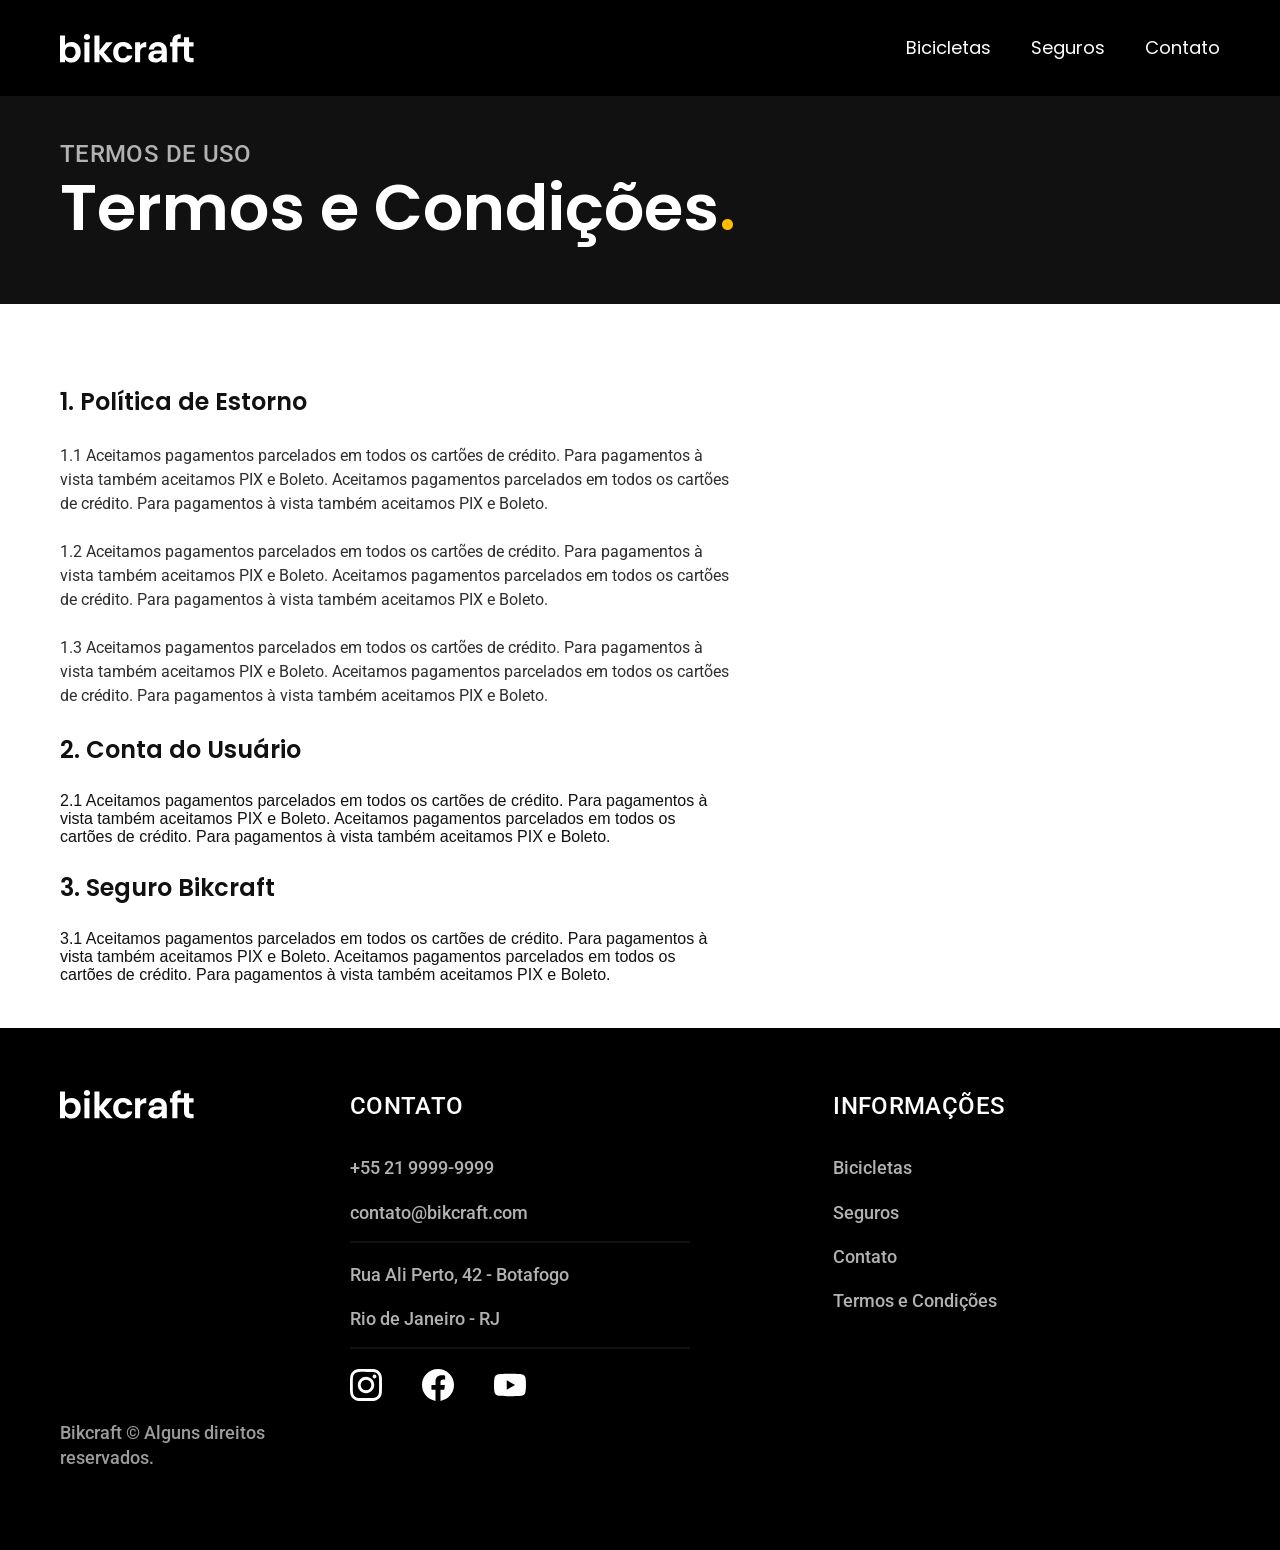
<file: termos.html>
<!DOCTYPE html>
<html lang="en">

<head>
  <meta charset="UTF-8">
  <meta name="viewport" content="width=device-width, initial-scale=1.0">
  <meta name="description" content="Bicicletas Elétricas">
  <title>Termos e Condições - Bikcraft</title>
  <link rel="icon" href="./img/favicon.svg" type="image/svg+xml">
  <link rel="stylesheet" href="./CSS/style.min.css">
  <link rel="preconnect" href="https://fonts.googleapis.com">
  <link rel="preconnect" href="https://fonts.gstatic.com" crossorigin>
  <link href="https://fonts.googleapis.com/css2?family=Merriweather:ital,opsz,wght@0,18..144,300..900;1,18..144,300..900&family=Poppins:ital,wght@0,100;0,200;0,300;0,400;0,500;0,600;0,700;0,800;0,900;1,100;1,200;1,300;1,400;1,500;1,600;1,700;1,800;1,900&family=Roboto:ital,wght@0,100..900;1,100..900&display=swap" rel="stylesheet">
  <script>document.documentElement.classList.add('js');</script>
</head>

<body>
  <header class="header-bg">
    <div class="header container">

      <a href="./index.html"> <img src="./img/bikcraft.svg" alt="Logo da Bikcraft"> </a>
      <nav arial-label="Menu de navegação">
        <ul class="nav-list font-1-m cor-0">
          <li><a href="./bicicletas.html">Bicicletas</a></li>
          <li><a href="./seguros.html">Seguros</a></li>
          <li><a href="./contato.html">Contato</a></li>
        </ul>
      </nav>
    </div>
  </header>

  <main>


    <div class="titulo-bg">
      <div class="titulo container">
        <p class="font-2-l-b cor-5"> Termos de uso</p>
        <h1 class="font-1-xxl cor-0">Termos e Condições<span class="cor-p1">.</span></h1>
      </div>
    </div>
    <div class="termos-conteudo">
      <div class="termos container">
        <h2 class="font-1-l cor-11"> 1. Política de Estorno </h2>

        <ul class="font-2-s cor-10">
          <li>1.1 Aceitamos pagamentos parcelados em todos os cartões de crédito. Para pagamentos à vista também aceitamos PIX e Boleto. Aceitamos pagamentos parcelados em todos os cartões de crédito. Para pagamentos à vista também aceitamos PIX e Boleto.</li>
          <li>1.2 Aceitamos pagamentos parcelados em todos os cartões de crédito. Para pagamentos à vista também aceitamos PIX e Boleto. Aceitamos pagamentos parcelados em todos os cartões de crédito. Para pagamentos à vista também aceitamos PIX e Boleto.</li>
          <li>1.3 Aceitamos pagamentos parcelados em todos os cartões de crédito. Para pagamentos à vista também aceitamos PIX e Boleto. Aceitamos pagamentos parcelados em todos os cartões de crédito. Para pagamentos à vista também aceitamos PIX e Boleto.</li>
        </ul>
        <h2 class="font-1-l cor-11"> 2. Conta do Usuário </h2>
        <ul>
          <li>2.1 Aceitamos pagamentos parcelados em todos os cartões de crédito. Para pagamentos à vista também aceitamos PIX e Boleto. Aceitamos pagamentos parcelados em todos os cartões de crédito. Para pagamentos à vista também aceitamos PIX e Boleto.</li>
        </ul>
        <h2 class="font-1-l cor-11"> 3. Seguro Bikcraft </h2>
        <ul>
          <li>3.1 Aceitamos pagamentos parcelados em todos os cartões de crédito. Para pagamentos à vista também aceitamos PIX e Boleto. Aceitamos pagamentos parcelados em todos os cartões de crédito. Para pagamentos à vista também aceitamos PIX e Boleto.</li>
        </ul>
      </div>
    </div>

  </main>
  <footer class="footer-bg">
    <div class="footer container">
      <img src="./img/bikcraft.svg" alt="">
      <div class="">
        <h3 class="font-2-l-b cor-0">Contato</h3>
        <ul class="contato-lista font-2-m cor-5">
          <li><a href="">+55 21 9999-9999</a></li>
          <li><a href="">contato@bikcraft.com</a></li>
          <li>Rua Ali Perto, 42 - Botafogo</li>
          <li>Rio de Janeiro - RJ</li>
        </ul>
        <ul class="redes">
          <li><a href=""><img src="./img/redes/instagram.svg" alt=""></a></li>
          <li><a href=""><img src="./img/redes/facebook.svg" alt=""></a></li>
          <li><a href=""><img src="./img/redes/youtube.svg" alt=""></a></li>
        </ul>
      </div>
      <div class="informaçoes">
        <h3 class="font-2-l-b cor-0">Informações</h3>
        <ul class="font-2-m cor-5">
          <li><a href="./bicicletas.html">Bicicletas</a></li>
          <li><a href="./seguros.html">Seguros</a></li>
          <li><a href="./contato.html">Contato</a></li>
          <li><a href="./termos.html">Termos e Condições</a></li>
        </ul>
      </div>
      <p class="class= footer-copy font-2-m cor-6">Bikcraft © Alguns direitos reservados.</p>
    </div>

  </footer>
  <script src="./JS/script.js"></script>
</body>
</file>
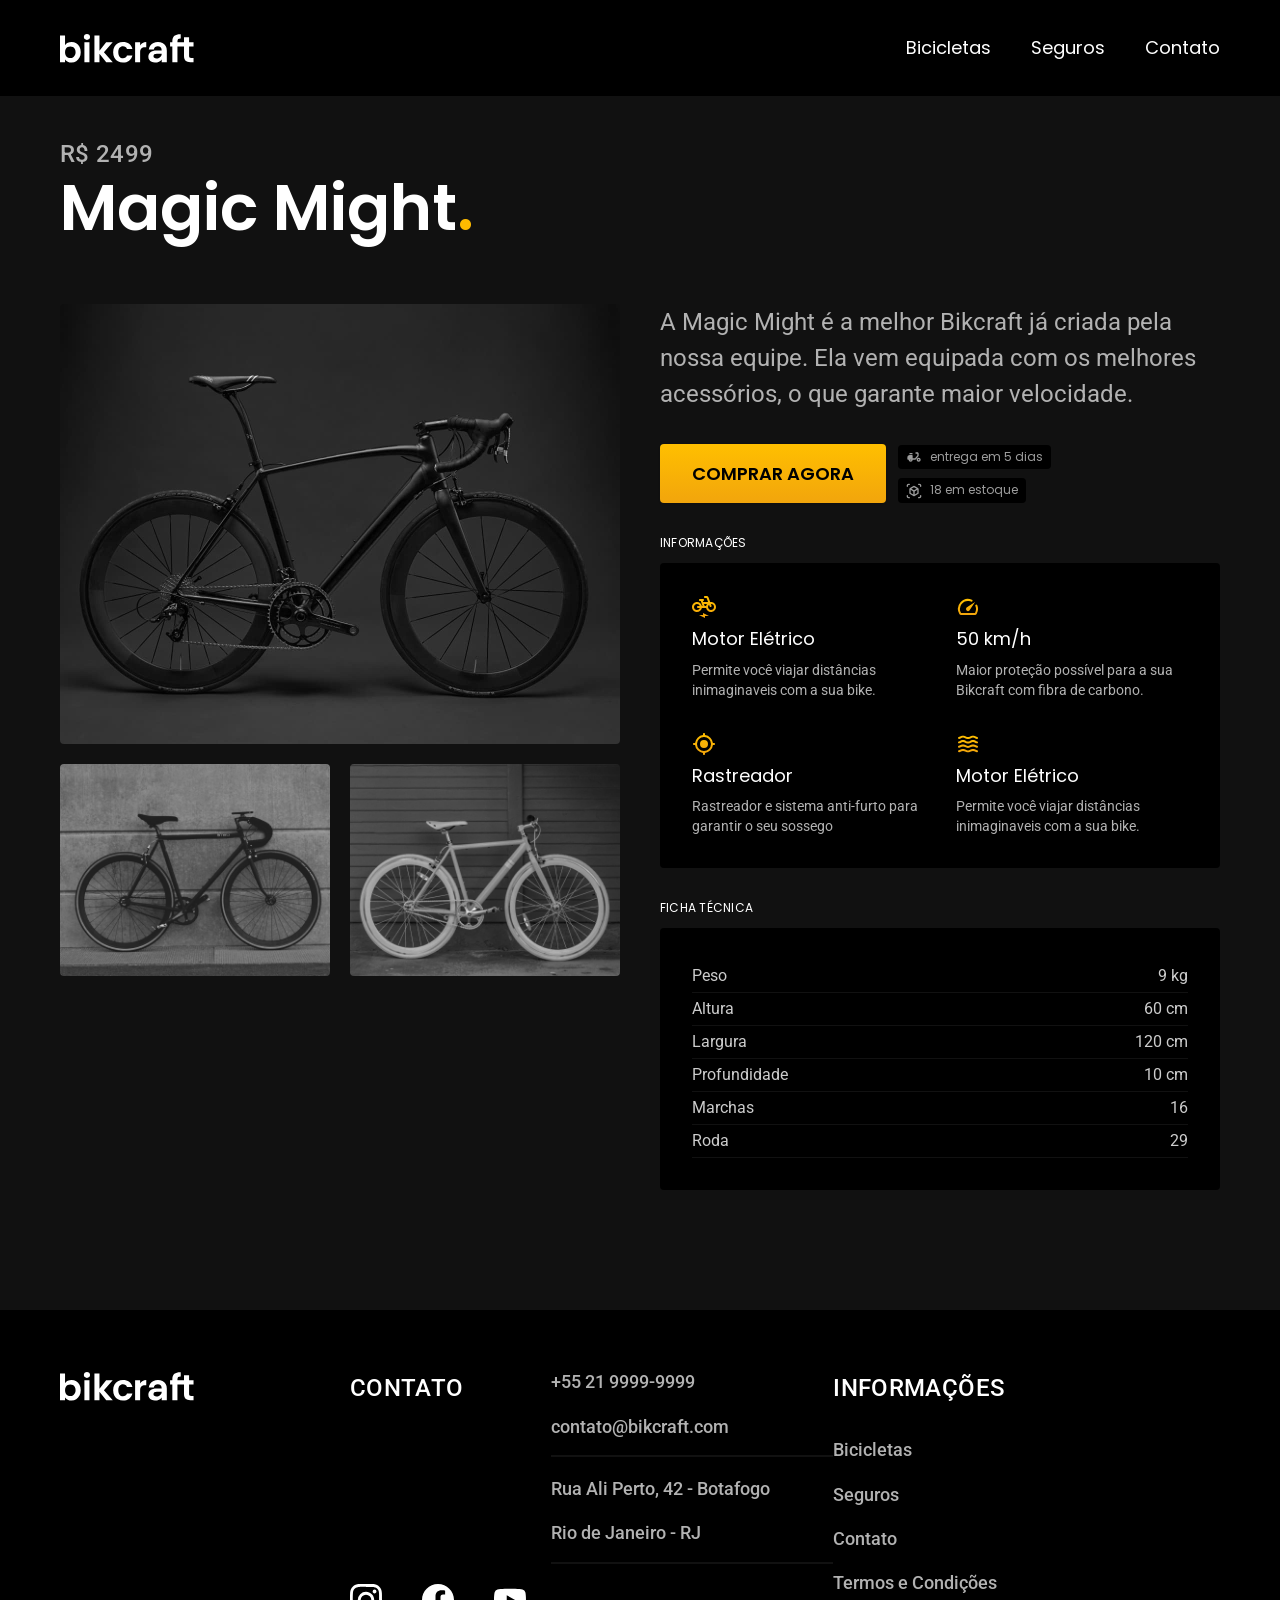
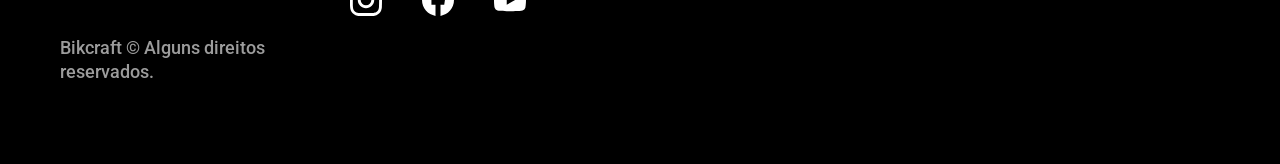
<file: bicicletas/magic-might.html>
<!DOCTYPE html>
<html lang="en">

<head>
  <meta charset="UTF-8">
  <meta name="viewport" content="width=device-width, initial-scale=1.0">
  <title>Document</title>

  <link rel="icon" href="../img/favicon.svg" type="image/svg+xml">

  <link rel="stylesheet" href="../CSS/style.min.css">

  <link rel="preconnect" href="https://fonts.googleapis.com">
  <link rel="preconnect" href="https://fonts.gstatic.com" crossorigin>

  <link href="https://fonts.googleapis.com/css2?family=Merriweather:ital,opsz,wght@0,18..144,300..900;1,18..144,300..900&family=Poppins:ital,wght@0,100;0,200;0,300;0,400;0,500;0,600;0,700;0,800;0,900;1,100;1,200;1,300;1,400;1,500;1,600;1,700;1,800;1,900&family=Roboto:ital,wght@0,100..900;1,100..900&display=swap" rel="stylesheet">

  <script>document.documentElement.classList.add('js');</script>
</head>

<body>
  <header class="header-bg">
    <div class="header container">

      <a href="../index.html"> <img src="../img/bikcraft.svg" alt="Logo da Bikcraft"> </a>
      <nav arial-label="Menu de navegação">
        <ul class="nav-list font-1-m cor-0">
          <li><a href="../bicicletas.html">Bicicletas</a></li>
          <li><a href="../seguros.html">Seguros</a></li>
          <li><a href="../contato.html">Contato</a></li>
        </ul>
      </nav>
    </div>
  </header>
  <main class="titulo-bg">
    <div>
      <div class="titulo container">
        <p class="font-2-l-b cor-5"> R$ 2499</p>
        <h1 class="font-1-xxl cor-0">Magic Might<span class="cor-p1">.</span></h1>
      </div>
    </div>
    <div class="bicicleta container">
      <div class="bicicleta-img">
        <img src="../img/bicicleta/nimbus1.jpg" alt="Magic Might 1">
        <img src="../img/bicicleta/nimbus2.jpg" alt="Magic Might 2">
        <img src="../img/bicicleta/nimbus3.jpg" alt="Magic Might 3">
      </div>
      <div class="bicicleta-conteudo">
        <p class="font-2-l cor-5">A Magic Might é a melhor Bikcraft já criada pela nossa equipe. Ela vem equipada com os melhores acessórios, o que garante maior velocidade.</p>
        <div class="bicicleta-comprar">
          <a href="../orçamento.html?tipo=bikcraft&produto=magic" class="botao">Comprar Agora</a>
          <span class="font-1-xs cor-6">
            <img src="../img/icones/entrega.svg" alt="Entrega">
            entrega em 5 dias</span>
          <span class="font-1-xs cor-6">
            <img src="../img/icones/estoque.svg" alt="Estoque">
            18 em estoque</span>
        </div>
        <h2 class="font-1-xs cor-0">Informações</h2>
        <ul class="bicicleta-informaçoes">
          <li>
            <img src="../img/icones/eletrica.svg" alt="Motor Elétrico">
            <h3 class="font-1-m cor-0">Motor Elétrico</h3>
            <p class="font-2-xs cor-5">Permite você viajar distâncias inimaginaveis com a sua bike.</p>
          </li>
          <li>
            <img src="../img/icones/velocidade.svg" alt="Velocidade">
            <h3 class="font-1-m cor-0">50 km/h</h3>
            <p class="font-2-xs cor-5">Maior proteção possível para a sua Bikcraft com fibra de carbono.</p>
          </li>
          <li>
            <img src="../img/icones/rastreador.svg" alt="Rastreador">
            <h3 class="font-1-m cor-0">Rastreador</h3>
            <p class="font-2-xs cor-5">Rastreador e sistema anti-furto para garantir o seu sossego</p>
          </li>
          <li>
            <img src="../img/icones/carbono.svg" alt="Motor Elétrico">
            <h3 class="font-1-m cor-0">Motor Elétrico</h3>
            <p class="font-2-xs cor-5">Permite você viajar distâncias inimaginaveis com a sua bike.</p>
          </li>
        </ul>
        <h2 class="font-1-xs cor-0">Ficha Técnica</h2>
        <ul class="bicicleta-ficha font-2-s cor-4">
          <li>
            Peso
            <span>9 kg</span>
          </li>
          <li>
            Altura
            <span> 60 cm</span>
          </li>
          <li>
            Largura
            <span>120 cm</span>
          </li>
          <li>
            Profundidade
            <span>10 cm</span>
          </li>
          <li>
            Marchas
            <span>16</span>
          </li>
          <li>
            Roda
            <span>29</span>
          </li>
        </ul>
      </div>
    </div>
    </div>



    </div>
  </main>
  <footer class="footer-bg">
    <div class="footer container">
      <img src="../img/bikcraft.svg" alt="">
      <div class="contato">
        <h3 class="font-2-l-b cor-0">Contato</h3>
        <ul class="contato-lista font-2-m cor-5">
          <li><a href="">+55 21 9999-9999</a></li>
          <li><a href="">contato@bikcraft.com</a></li>
          <li>Rua Ali Perto, 42 - Botafogo</li>
          <li>Rio de Janeiro - RJ</li>
        </ul>
        <ul class="redes">
          <li><a href=""><img src="../img/redes/instagram.svg" alt=""></a></li>
          <li><a href=""><img src="../img/redes/facebook.svg" alt=""></a></li>
          <li><a href=""><img src="../img/redes/youtube.svg" alt=""></a></li>
        </ul>
      </div>
      <div class="informaçoes">
        <h3 class="font-2-l-b cor-0">Informações</h3>
        <ul class="font-2-m cor-5">
          <li><a href="../bicicletas.html">Bicicletas</a></li>
          <li><a href="../seguros.html">Seguros</a></li>
          <li><a href="../contato.html">Contato</a></li>
          <li><a href="../termos.html">Termos e Condições</a></li>
        </ul>
      </div>
      <p class="class= footer-copy font-2-m cor-6">Bikcraft © Alguns direitos reservados.</p>
    </div>

  </footer>
  <script src="../JS/script.js"></script>
</body>

</html>
</file>
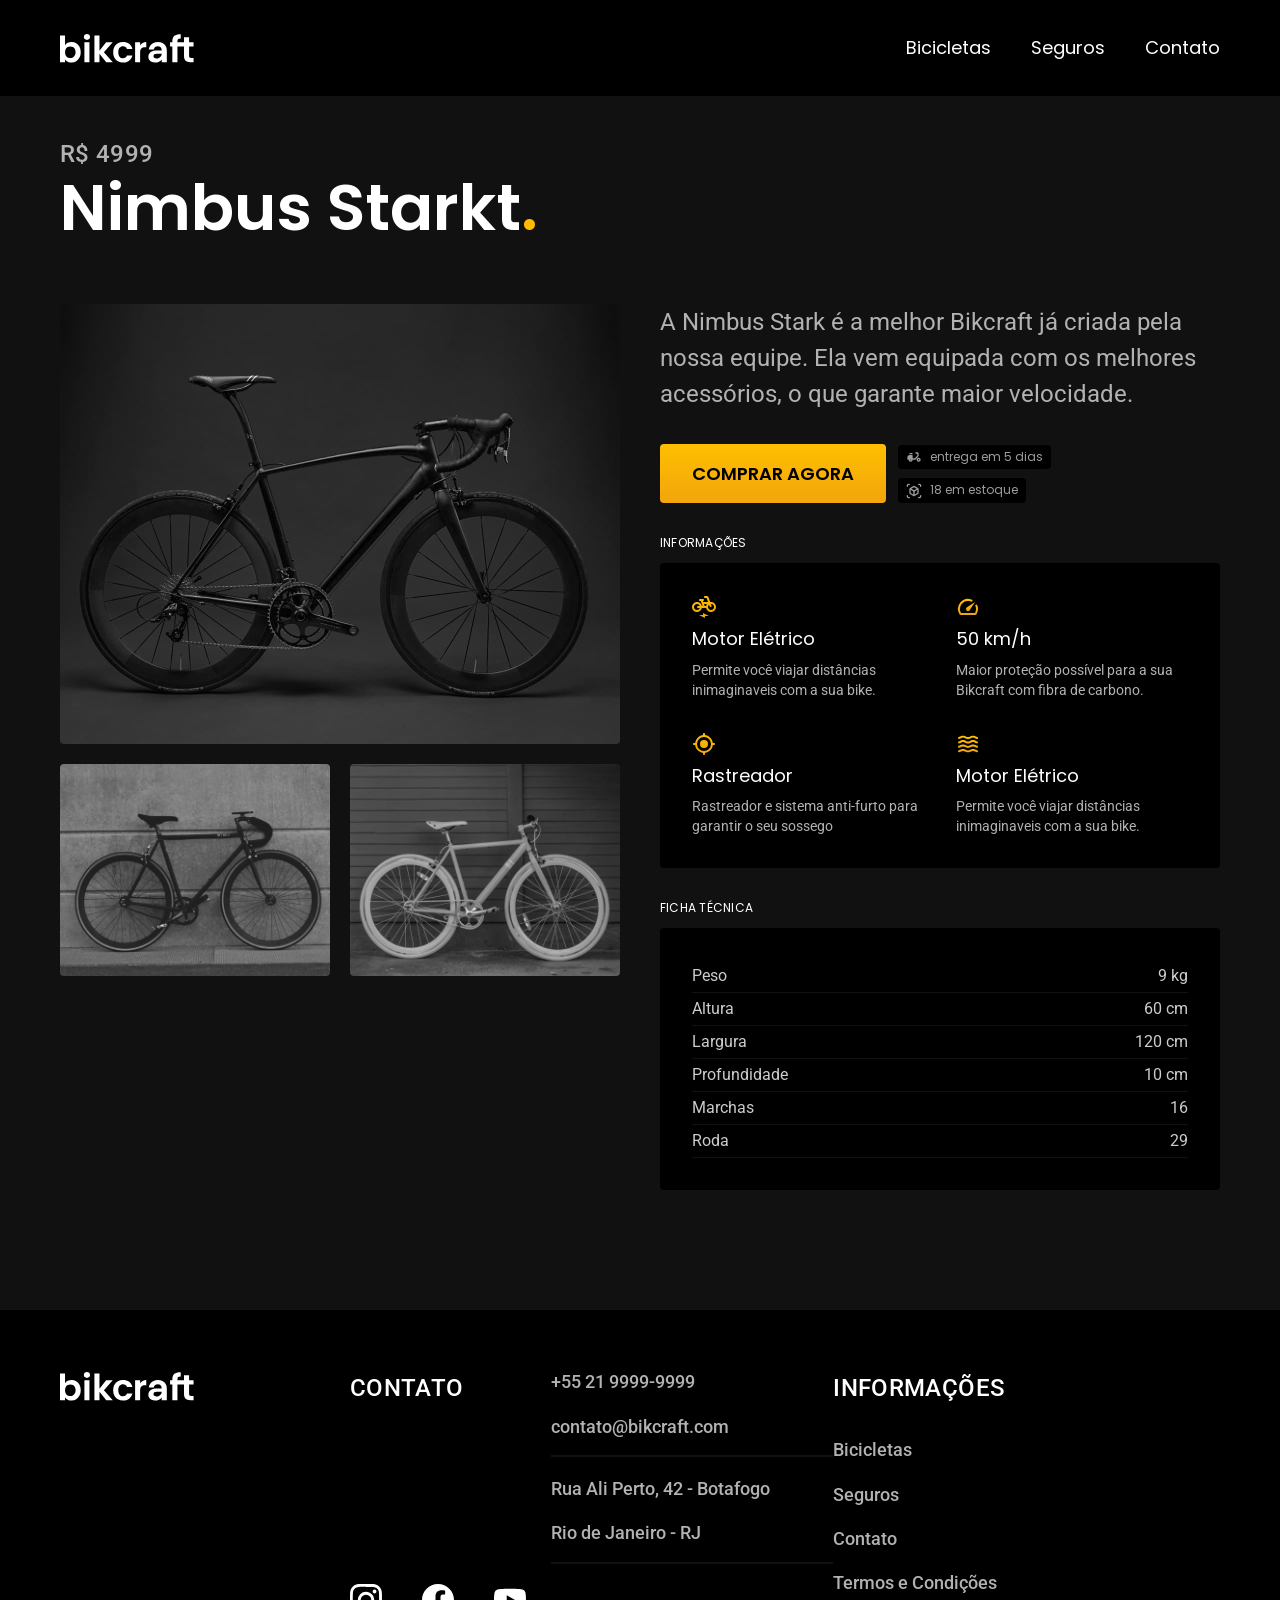
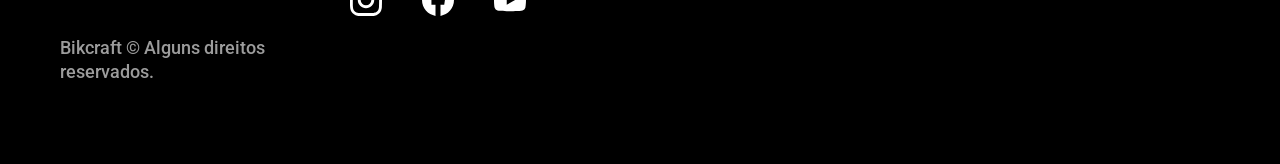
<file: bicicletas/nebula-cosmic.html>
<!DOCTYPE html>
<html lang="en">

<head>
  <meta charset="UTF-8">
  <meta name="viewport" content="width=device-width, initial-scale=1.0">
  <title>Document</title>

  <link rel="icon" href="../img/favicon.svg" type="image/svg+xml">

  <link rel="stylesheet" href="../CSS/style.min.css">

  <link rel="preconnect" href="https://fonts.googleapis.com">
  <link rel="preconnect" href="https://fonts.gstatic.com" crossorigin>

  <link href="https://fonts.googleapis.com/css2?family=Merriweather:ital,opsz,wght@0,18..144,300..900;1,18..144,300..900&family=Poppins:ital,wght@0,100;0,200;0,300;0,400;0,500;0,600;0,700;0,800;0,900;1,100;1,200;1,300;1,400;1,500;1,600;1,700;1,800;1,900&family=Roboto:ital,wght@0,100..900;1,100..900&display=swap" rel="stylesheet">
  <script>document.documentElement.classList.add('js');</script>
</head>

<body>
  <header class="header-bg">
    <div class="header container">

      <a href="../index.html"> <img src="../img/bikcraft.svg" alt="Logo da Bikcraft"> </a>
      <nav arial-label="Menu de navegação">
        <ul class="nav-list font-1-m cor-0">
          <li><a href="../bicicletas.html">Bicicletas</a></li>
          <li><a href="../seguros.html">Seguros</a></li>
          <li><a href="../contato.html">Contato</a></li>
        </ul>
      </nav>
    </div>
  </header>
  <main class="titulo-bg">
    <div>
      <div class="titulo container">
        <p class="font-2-l-b cor-5"> R$ 4999</p>
        <h1 class="font-1-xxl cor-0">Nimbus Starkt<span class="cor-p1">.</span></h1>
      </div>
    </div>
    <div class="bicicleta container">
      <div class="bicicleta-img">
        <img src="../img/bicicleta/nimbus1.jpg" alt="Nimbus Stark 1">
        <img src="../img/bicicleta/nimbus2.jpg" alt="Nimbus Stark 2">
        <img src="../img/bicicleta/nimbus3.jpg" alt="Nimbus Stark 3">
      </div>
      <div class="bicicleta-conteudo">
        <p class="font-2-l cor-5">A Nimbus Stark é a melhor Bikcraft já criada pela nossa equipe. Ela vem equipada com os melhores acessórios, o que garante maior velocidade.</p>
        <div class="bicicleta-comprar">
          <a href="../orçamento.html?tipo=bikcraft&produto=nebula" class="botao">Comprar Agora</a>
          <span class="font-1-xs cor-6">
            <img src="../img/icones/entrega.svg" alt="Entrega">
            entrega em 5 dias</span>
          <span class="font-1-xs cor-6">
            <img src="../img/icones/estoque.svg" alt="Estoque">
            18 em estoque</span>
        </div>
        <h2 class="font-1-xs cor-0">Informações</h2>
        <ul class="bicicleta-informaçoes">
          <li>
            <img src="../img/icones/eletrica.svg" alt="Motor Elétrico">
            <h3 class="font-1-m cor-0">Motor Elétrico</h3>
            <p class="font-2-xs cor-5">Permite você viajar distâncias inimaginaveis com a sua bike.</p>
          </li>
          <li>
            <img src="../img/icones/velocidade.svg" alt="Velocidade">
            <h3 class="font-1-m cor-0">50 km/h</h3>
            <p class="font-2-xs cor-5">Maior proteção possível para a sua Bikcraft com fibra de carbono.</p>
          </li>
          <li>
            <img src="../img/icones/rastreador.svg" alt="Rastreador">
            <h3 class="font-1-m cor-0">Rastreador</h3>
            <p class="font-2-xs cor-5">Rastreador e sistema anti-furto para garantir o seu sossego</p>
          </li>
          <li>
            <img src="../img/icones/carbono.svg" alt="Motor Elétrico">
            <h3 class="font-1-m cor-0">Motor Elétrico</h3>
            <p class="font-2-xs cor-5">Permite você viajar distâncias inimaginaveis com a sua bike.</p>
          </li>
        </ul>
        <h2 class="font-1-xs cor-0">Ficha Técnica</h2>
        <ul class="bicicleta-ficha font-2-s cor-4">
          <li>
            Peso
            <span>9 kg</span>
          </li>
          <li>
            Altura
            <span> 60 cm</span>
          </li>
          <li>
            Largura
            <span>120 cm</span>
          </li>
          <li>
            Profundidade
            <span>10 cm</span>
          </li>
          <li>
            Marchas
            <span>16</span>
          </li>
          <li>
            Roda
            <span>29</span>
          </li>
        </ul>
      </div>
    </div>
    </div>



    </div>
  </main>
  <footer class="footer-bg">
    <div class="footer container">
      <img src="../img/bikcraft.svg" alt="">
      <div class="contato">
        <h3 class="font-2-l-b cor-0">Contato</h3>
        <ul class="contato-lista font-2-m cor-5">
          <li><a href="">+55 21 9999-9999</a></li>
          <li><a href="">contato@bikcraft.com</a></li>
          <li>Rua Ali Perto, 42 - Botafogo</li>
          <li>Rio de Janeiro - RJ</li>
        </ul>
        <ul class="redes">
          <li><a href=""><img src="../img/redes/instagram.svg" alt=""></a></li>
          <li><a href=""><img src="../img/redes/facebook.svg" alt=""></a></li>
          <li><a href=""><img src="../img/redes/youtube.svg" alt=""></a></li>
        </ul>
      </div>
      <div class="informaçoes">
        <h3 class="font-2-l-b cor-0">Informações</h3>
        <ul class="font-2-m cor-5">
          <li><a href="../bicicletas.html">Bicicletas</a></li>
          <li><a href="../seguros.html">Seguros</a></li>
          <li><a href="../contato.html">Contato</a></li>
          <li><a href="../termos.html">Termos e Condições</a></li>
        </ul>
      </div>
      <p class="class= footer-copy font-2-m cor-6">Bikcraft © Alguns direitos reservados.</p>
    </div>

  </footer>
  <script src="../JS/script.js"></script>
</body>

</html>
</file>
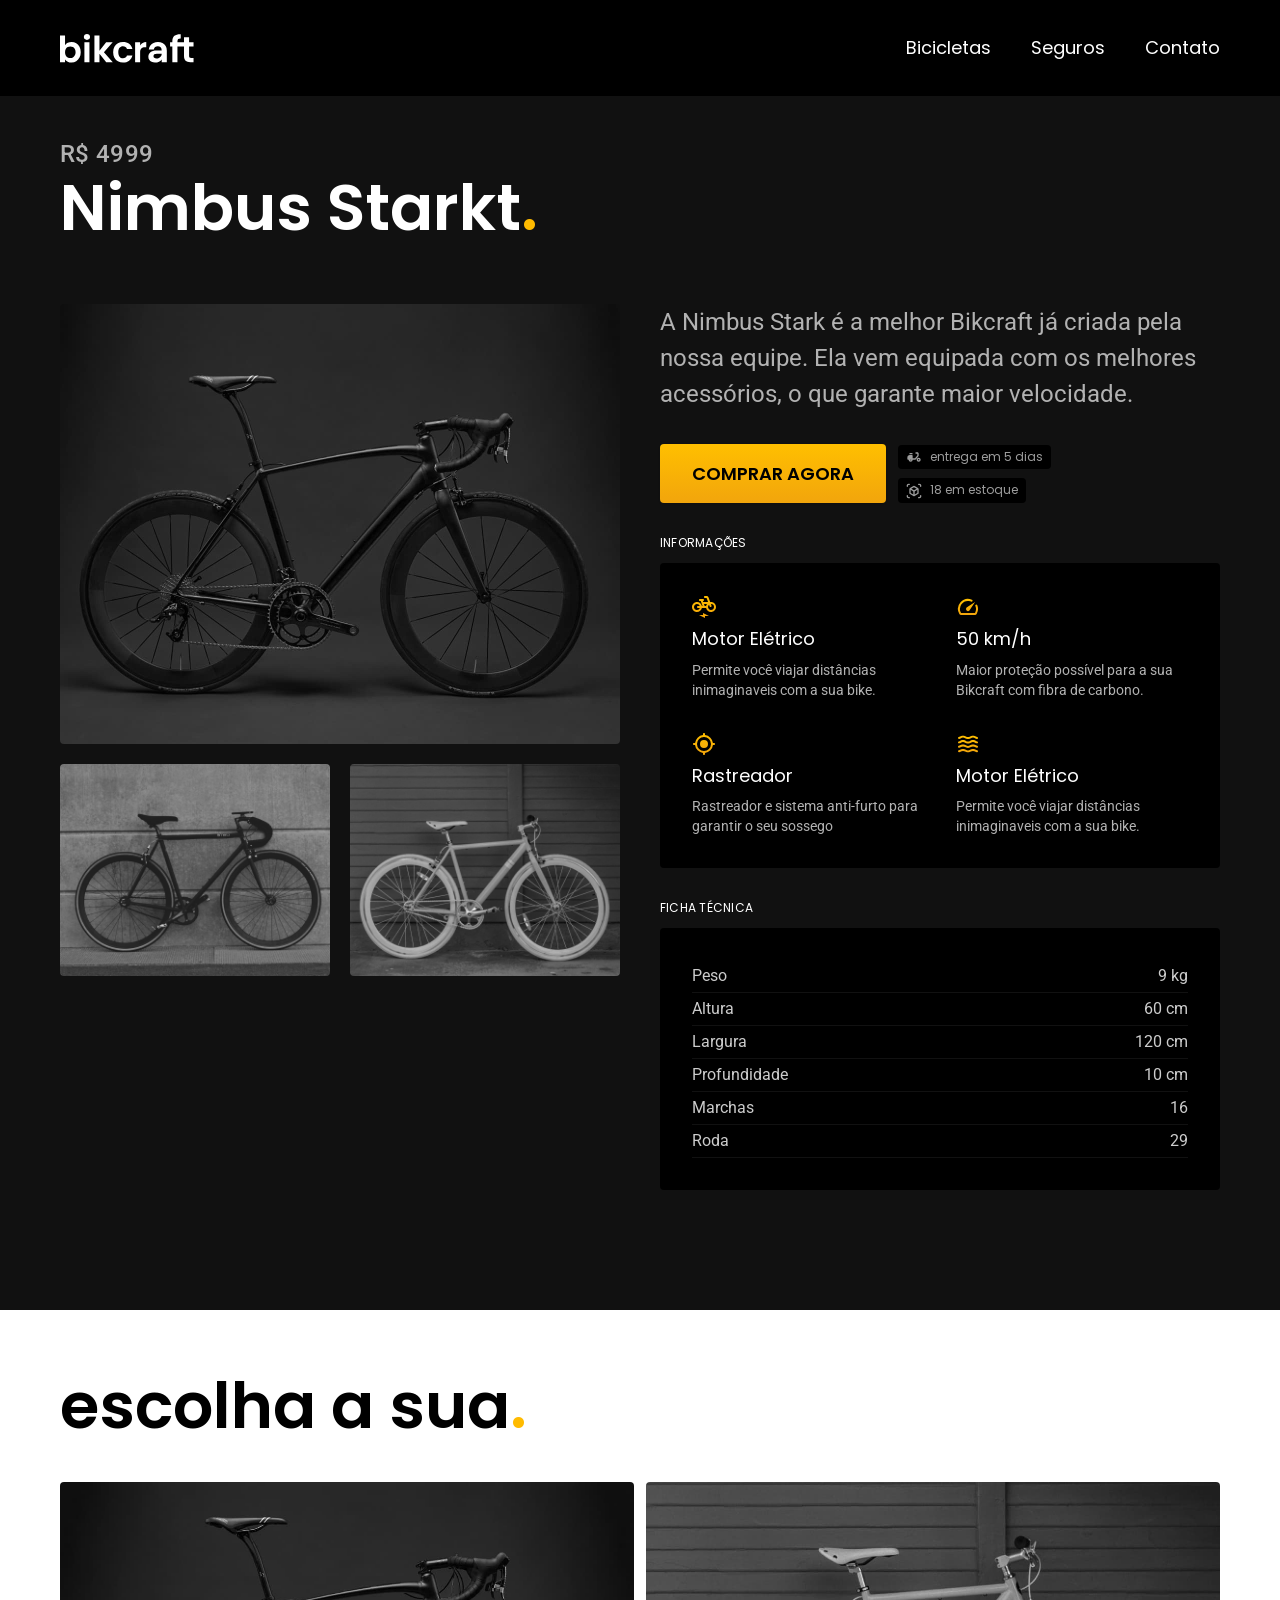
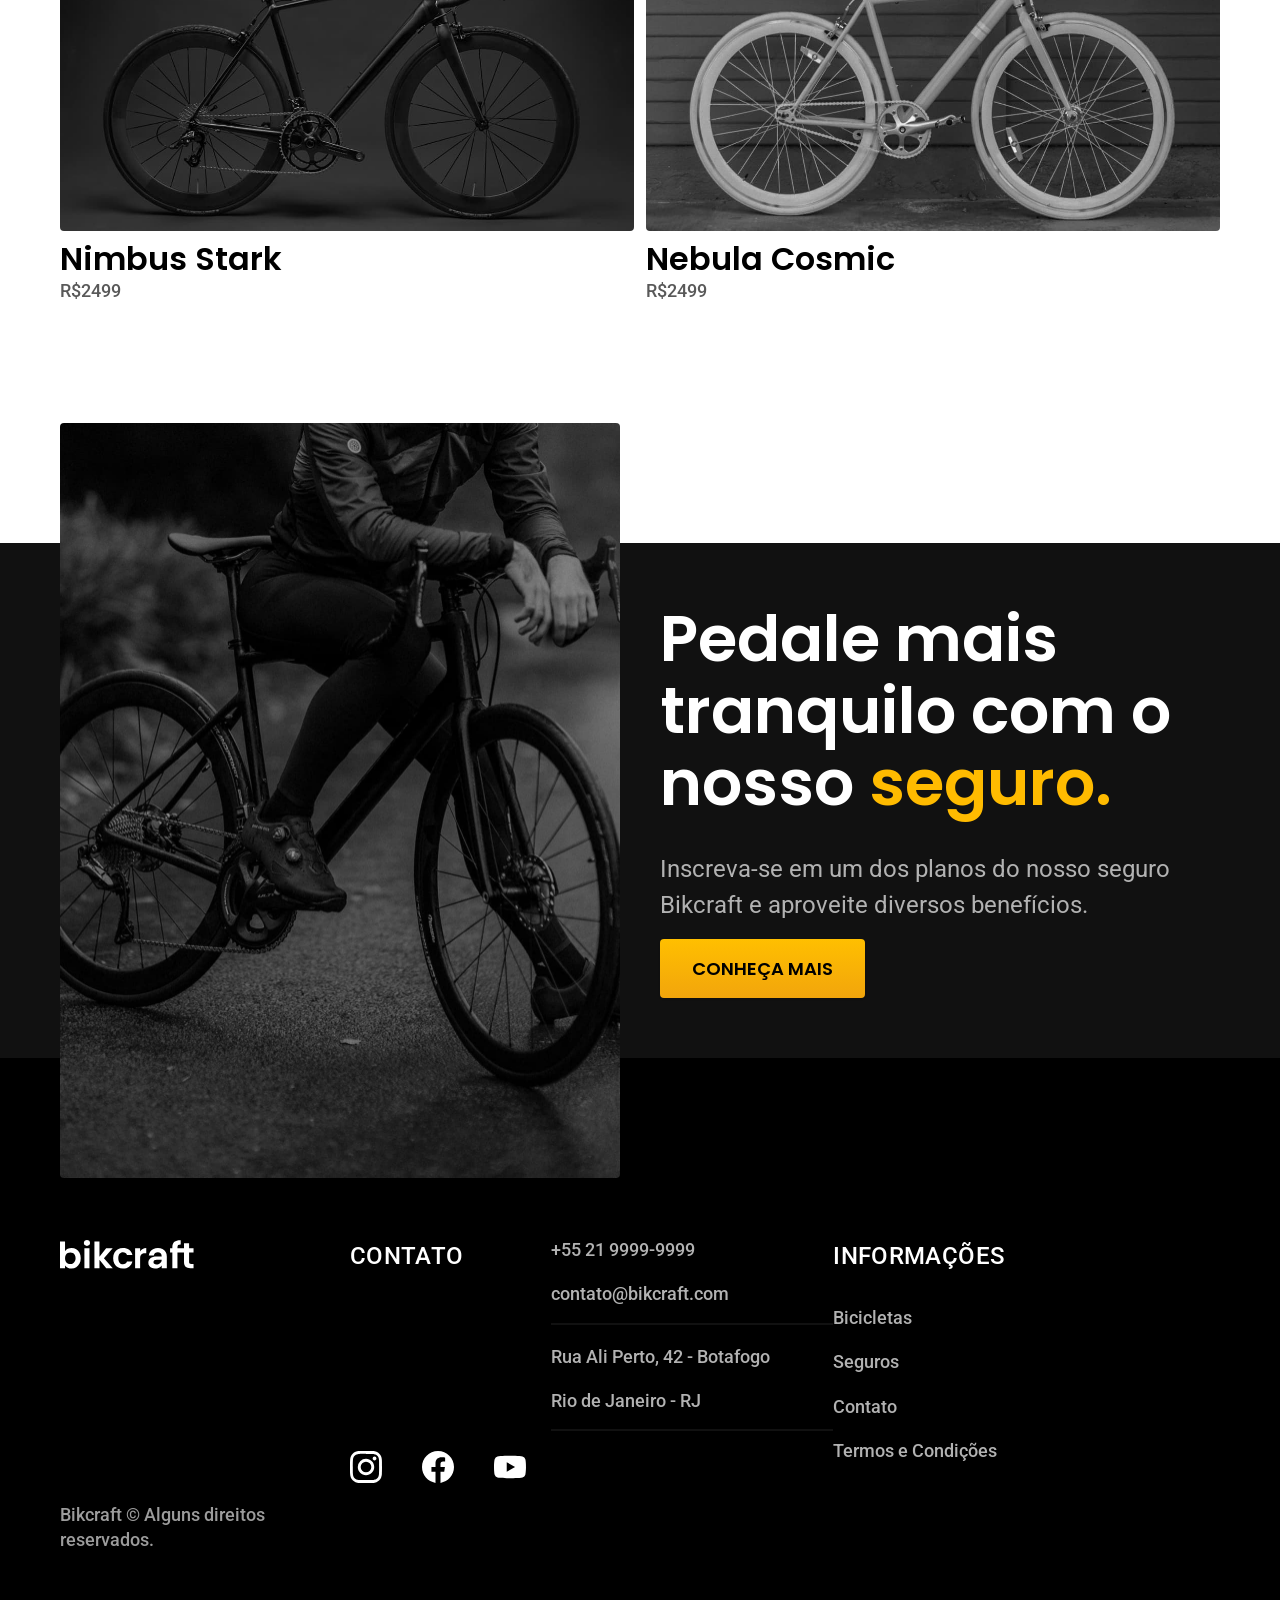
<file: bicicletas/nimbus.html>
<!DOCTYPE html>
<html lang="en">

<head>
  <meta charset="UTF-8">
  <meta name="viewport" content="width=device-width, initial-scale=1.0">

  <title>Document</title>

  <link rel="icon" href="../img/favicon.svg" type="image/svg+xml">

  <link rel="stylesheet" href="../CSS/style.min.css">

  <link rel="preconnect" href="https://fonts.googleapis.com">
  <link rel="preconnect" href="https://fonts.gstatic.com" crossorigin>

  <link href="https://fonts.googleapis.com/css2?family=Merriweather:ital,opsz,wght@0,18..144,300..900;1,18..144,300..900&family=Poppins:ital,wght@0,100;0,200;0,300;0,400;0,500;0,600;0,700;0,800;0,900;1,100;1,200;1,300;1,400;1,500;1,600;1,700;1,800;1,900&family=Roboto:ital,wght@0,100..900;1,100..900&display=swap" rel="stylesheet">
  <script>document.documentElement.classList.add('js');</script>
</head>

<body>
  <header class="header-bg">
    <div class="header container">

      <a href="../index.html"> <img src="../img/bikcraft.svg" alt="Logo da Bikcraft"> </a>
      <nav arial-label="Menu de navegação">
        <ul class="nav-list font-1-m cor-0">
          <li><a href="../bicicletas.html">Bicicletas</a></li>
          <li><a href="../seguros.html">Seguros</a></li>
          <li><a href="../contato.html">Contato</a></li>
        </ul>
      </nav>
    </div>
  </header>
  <main class="titulo-bg">
    <div>
      <div class="titulo container">
        <p class="font-2-l-b cor-5"> R$ 4999</p>
        <h1 class="font-1-xxl cor-0">Nimbus Starkt<span class="cor-p1">.</span></h1>
      </div>
    </div>
    <div class="bicicleta container">
      <div class="bicicleta-img">
        <img src="../img/bicicleta/nimbus1.jpg" alt="Nimbus Stark 1">
        <img src="../img/bicicleta/nimbus2.jpg" alt="Nimbus Stark 2">
        <img src="../img/bicicleta/nimbus3.jpg" alt="Nimbus Stark 3">
      </div>
      <div class="bicicleta-conteudo">
        <p class="font-2-l cor-5">A Nimbus Stark é a melhor Bikcraft já criada pela nossa equipe. Ela vem equipada com os melhores acessórios, o que garante maior velocidade.</p>
        <div class="bicicleta-comprar">
          <a href="../orçamento.html?tipo=bikcraft&produto=nimbus" class="botao">Comprar Agora</a>
          <span class="font-1-xs cor-6">
            <img src="../img/icones/entrega.svg" alt="Entrega">
            entrega em 5 dias</span>
          <span class="font-1-xs cor-6">
            <img src="../img/icones/estoque.svg" alt="Estoque">
            18 em estoque</span>
        </div>
        <h2 class="font-1-xs cor-0">Informações</h2>
        <ul class="bicicleta-informaçoes">
          <li>
            <img src="../img/icones/eletrica.svg" alt="Motor Elétrico">
            <h3 class="font-1-m cor-0">Motor Elétrico</h3>
            <p class="font-2-xs cor-5">Permite você viajar distâncias inimaginaveis com a sua bike.</p>
          </li>
          <li>
            <img src="../img/icones/velocidade.svg" alt="Velocidade">
            <h3 class="font-1-m cor-0">50 km/h</h3>
            <p class="font-2-xs cor-5">Maior proteção possível para a sua Bikcraft com fibra de carbono.</p>
          </li>
          <li>
            <img src="../img/icones/rastreador.svg" alt="Rastreador">
            <h3 class="font-1-m cor-0">Rastreador</h3>
            <p class="font-2-xs cor-5">Rastreador e sistema anti-furto para garantir o seu sossego</p>
          </li>
          <li>
            <img src="../img/icones/carbono.svg" alt="Motor Elétrico">
            <h3 class="font-1-m cor-0">Motor Elétrico</h3>
            <p class="font-2-xs cor-5">Permite você viajar distâncias inimaginaveis com a sua bike.</p>
          </li>
        </ul>
        <h2 class="font-1-xs cor-0">Ficha Técnica</h2>
        <ul class="bicicleta-ficha font-2-s cor-4">
          <li>
            Peso
            <span>9 kg</span>
          </li>
          <li>
            Altura
            <span> 60 cm</span>
          </li>
          <li>
            Largura
            <span>120 cm</span>
          </li>
          <li>
            Profundidade
            <span>10 cm</span>
          </li>
          <li>
            Marchas
            <span>16</span>
          </li>
          <li>
            Roda
            <span>29</span>
          </li>
        </ul>
      </div>
    </div>
    </div>
    </div>
  </main>
  <article class="bicicleta2 container">
    <h2 class="font-1-xxl cor-12">escolha a sua<span class="cor-p1">.</span></h2>
    <div class="bicicleta-escolha">
      <ul>
        <li>
          <a href="./bicicletas/nimbus.html">
            <img src="../img/bicicletas/nimbus.jpg" alt="Bicicleta Nimbus 1">
            <h3 class="font-1-xl cor-12">Nimbus Stark</h3>
            <span class="font-2-m cor-8">R$2499</span>
          </a>
        </li>
        <li>
          <a href="">
            <img src="../img/bicicletas/nebula.jpg" alt="Bicicleta Nimbus 2">
            <h3 class="font-1-xl cor-12">Nebula Cosmic</h3>
            <span class="font-2-m cor-8">R$2499</span>
          </a>
        </li>
      </ul>
    </div>
  </article>
  </article>
  <article class="seguros-bg">
    <div class="seguros container">

      <div class="seguros-img">
        <img src="../img/fotos/seguros.jpg" alt="">
      </div>
      <div class="seguros-conteudo">

        <h2 class="font-1-xxl cor-0">
          Pedale mais tranquilo com o nosso <span class="cor-p1">seguro.</span></h2>
        <p class="font-2-l cor-5">Inscreva-se em um dos planos do nosso seguro Bikcraft e aproveite diversos benefícios.</p>
        <a href="" class="botao cor-12">Conheça Mais</a>
      </div>
    </div>
  </article>
  <footer class="footer-bg">
    <div class="footer container">
      <img src="../img/bikcraft.svg" alt="">
      <div class="contato">
        <h3 class="font-2-l-b cor-0">Contato</h3>
        <ul class="contato-lista font-2-m cor-5">
          <li><a href="">+55 21 9999-9999</a></li>
          <li><a href="">contato@bikcraft.com</a></li>
          <li>Rua Ali Perto, 42 - Botafogo</li>
          <li>Rio de Janeiro - RJ</li>
        </ul>
        <ul class="redes">
          <li><a href=""><img src="../img/redes/instagram.svg" alt=""></a></li>
          <li><a href=""><img src="../img/redes/facebook.svg" alt=""></a></li>
          <li><a href=""><img src="../img/redes/youtube.svg" alt=""></a></li>
        </ul>
      </div>
      <div class="informaçoes">
        <h3 class="font-2-l-b cor-0">Informações</h3>
        <ul class="font-2-m cor-5">
          <li><a href="../bicicletas.html">Bicicletas</a></li>
          <li><a href="../seguros.html">Seguros</a></li>
          <li><a href="../contato.html">Contato</a></li>
          <li><a href="../termos.html">Termos e Condições</a></li>
        </ul>
      </div>
      <p class="class= footer-copy font-2-m cor-6">Bikcraft © Alguns direitos reservados.</p>
    </div>
  </footer>
  <script src="../JS/script.js"></script>
</body>

</html>
</file>
<file: CSS/style.min.css>
body{margin:0;font-family:Arial,sans-serif;color:#111}ul{list-style-type:none;margin:0;padding:0}a{text-decoration:none;color:inherit}blockquote,dd,dt,h1,h2,h3,h4 ul,p{margin:0;padding:0}img{max-width:100%;display:block}img[src$=".jpg"]{border-radius:4px}.grid{display:grid}.header-bg{background-color:var(--cor-12)}.header{display:flex;flex-wrap:wrap;gap:20px;justify-content:space-between;align-items:center;padding:20px 20px;box-sizing:border-box;max-width:1200px;margin-left:auto;margin-right:auto}.nav-list{display:flex;gap:40px;flex-wrap:wrap}.nav-list a{color:#fff;padding:16px 0;display:inline-block;transition:color .3s ease;position:relative}.nav-list a:after{content:"";display:block;width:0;height:2px;background:#fff;transition:width .3s;position:absolute}.nav-list a.ativo:after,.nav-list a:hover:after{width:100%}@media (max-width:800px){.nav-list{gap:20px}.nav-list a{gap:20px;background-color:var(--cor-11);padding:12px 16px;border-radius:4px}@media (max-width:600px){.nav-list{gap:10px}.nav-list a{padding:8px 12px;font-size:14px}.nav-list a:hover{background-color:var(--cor-10)}}.header a:after{display:none}}.footer-bg{background-color:var(--cor-12)}.footer{display:grid;padding-top:60px;padding-bottom:80px;grid-template-columns:3fr 5fr 4fr}.footer h3{margin-bottom:32px}.footer li{margin-bottom:16px;margin-bottom:20px}.contato-lista li:nth-child(2n){border-bottom:2px solid var(--cor-11);max-width:340px;padding-bottom:16px}.redes{display:flex;gap:40px}@media (max-width:800px){.footer>img{display:none}.footer{grid-template-columns:1fr 1fr;gap:40px}}@media (max-width:600px){.footer{grid-template-columns:1fr;gap:40px}}:root{--cor-0:#fff;--cor-1:#f7f7f7;--cor-2:#ededed;--cor-3:#dedede;--cor-4:#cccccc;--cor-5:#b2b2b2;--cor-6:#9c9c9c;--cor-7:#717171;--cor-8:#595959;--cor-9:#404040;--cor-10:#2e2e2e;--cor-11:#111;--cor-12:#000;--cor-p1:#ffbb00;--cor-p2:#e4a30b;--cor-p3:#a66f00;--cor-p4:#664400;--cor-p5:#332200}.cor-0{color:var(--cor-0)}.cor-1{color:var(--cor-1)}.cor-2{color:var(--cor-2)}.cor-3{color:var(--cor-3)}.cor-4{color:var(--cor-4)}.cor-5{color:var(--cor-5)}.cor-6{color:var(--cor-6)}.cor-7{color:var(--cor-7)}.cor-8{color:var(--cor-8)}.cor-9{color:var(--cor-9)}.cor-10{color:var(--cor-10)}.cor-11{color:var(--cor-11)}.cor-12{color:var(--cor-12)}.cor-p1{color:var(--cor-p1)}.cor-p2{color:var(--cor-p2)}.cor-p4{color:var(--cor-p4)}.cor-p5{color:var(--cor-p5)}.container{max-width:1200px;margin-left:auto;margin-right:auto;box-sizing:border-box;padding-left:20px;padding-right:20px}.botao{display:inline-block;color:#000;padding:16px 32px;border-radius:4px;font-size:1.125rem;transition:background-color .3s ease,color .3s ease;text-transform:uppercase;box-shadow:0 1px 2px rgba(0,0,0,.1);background:linear-gradient(#ffbf00,#f2a50c);font-family:Poppins;font-weight:600;max-width:max-content;border:none}.seta{display:flex;align-items:center}.botao.seta::after{content:"";width:18px;height:10px;margin-left:12px;background:url(../img/icones/seta.svg) no-repeat center}.botao.seta:hover::after{transform:translateX(4px)}.botao:hover{background:linear-gradient(#ffb60d,#e59317)}.botao.secundario{background:var(--cor-10);color:var(--cor-12)}.botao.secundario:hover{background:var(--cor-9)}@media (max-width:600px){.botao{padding:12px 16px;font-size:1rem}}.link{display:inline-block;color:var(--cor-p1);font:500 1.5rem/1.5 Poppins,sans-serif;text-transform:uppercase}.font-1-xs{font:400 0.75rem/1.35 Poppins,sans-serif}.font-2-xs{font:400 0.875rem/1.43 Roboto,sans-serif}.font-1-s{font:400 1rem/1.5 Poppins,sans-serif}.font-2-s{font:400 1rem/1.5 Roboto,sans-serif}.font-1-m,.font-1-m-b{font:400 1.125rem/1.35 Poppins,sans-serif}.font-1-m-b{font-weight:600}.font-2-m{font:500 1.125rem/1.35 Roboto,sans-serif}.font-1-l{font:400 1.5rem/1.5 Poppins,sans-serif}.font-2-l,.font-2-l-b{font:400 1.5rem/1.5 Roboto,sans-serif}.font-2-l-b{font-weight:500;letter-spacing:.015em;text-transform:uppercase}.font-1-xl{font:600 2rem/1.25 Poppins,sans-serif}.font-2-xl{font:500 2rem/1.25 Roboto,sans-serif}.font-1-xxl{font:600 4rem/1.125 Poppins,sans-serif}@media (max-width:1200px){.font-1-xxl{font-size:3rem}.font-2-l,.font-2-l-b{font-size:1.125rem}}@media (max-width:800px){.font-1-xxl{font-size:2rem}.font-1-xl,.font-2-xl{font-size:1.5rem}}.form{display:grid;grid-template-columns:1fr 1fr;gap:20px}.form label{display:block;font:600 1rem/1.5 Poppins,sans-serif;margin-bottom:4px}.form .col-2{grid-column:span 2}.form input[type=email],.form input[type=text],.form textarea{font:400 1rem/1.5 Roboto,sans-serif;background:var(--cor-1);border:1px solid var(--cor-2);padding:12px;border-radius:4px;width:100%;box-sizing:border-box}.form input[type=email]:focus,.form input[type=text]:focus,.form textarea:focus{outline:0;border-color:var(--cor-p1);background:var(--cor-0);box-shadow:0 0 0 2px #fea}@media (max-width:600px){.form{grid-template-columns:1fr}.form .col-2{grid-column:1}}.fadeInDown{transform:translate3d(0,-20px,0)}.fadeInUp{transform:translate3d(0,20px,0)}.fadeInRight{transform:translate3d(20px,0,0)}.fadeInLeft{transform:translate3d(-20px,0,0)}.js [data-anime]{opacity:0}.js .anime{opacity:1;transform:none;transition:transform .8s,opacity .8s}.introducao-bg{background-color:var(--cor-12);color:#fff;box-shadow:inset 0 -120px #fff}.introducao{display:grid;grid-template-columns:1fr 1fr;gap:0 40px}.introducao h1{margin-bottom:32px}.introducao-texto{align-self:end;padding-bottom:200px}.introducao p{margin-bottom:20px;color:#b2b2b2}.introducao img{height:100%;object-fit:cover;border-radius:4px}@media (max-width:800px){.introducao{grid-template-columns:1fr}.introducao-bg{background-color:var(--cor-12)}.introducao h1{font-size:30px;max-width:100ch}.introducao p{font-size:1.125rem}.introducao-texto{padding:0}.introducao img{height:100%;width:100%}.introducao a{padding:12px 16px;font-size:16px}}.tecnologia-bg{background-color:var(--cor-11);box-shadow:inset 0 80px var(--cor-0),inset 0 -80px var(--cor-0)}.tecnologia{display:grid;grid-template-columns:1fr 1fr;gap:40px}.tecnologia-conteudo{padding-bottom:160px;padding-top:100px}.tecnologia-conteudo>span{display:block;margin-bottom:20px}.tecnologia-img img{width:100%;height:100%;object-fit:cover;object-position:left}.tecnologia-vantagens{display:flex;gap:40px}.tecnologia-conteudo p{margin-bottom:20px;margin-top:30px}.link{margin-bottom:67px}.link::after{content:"";display:block;width:100%;height:4px;background-color:currentColor}.tecnologia-vantagens img{max-width:24px;margin-bottom:8px}.tecnologia-vantagens p{margin-top:10px}@media (max-width:800px){.tecnologia-img{display:none}.tecnologia{grid-template-columns:1fr}.tecnologia-conteudo span{padding-top:50px}}.bicicletas-lista{padding-bottom:120px;padding-top:67px}.bicicletas-lista h2{margin-bottom:40px}.bicicletas-lista ul{display:flex;gap:60px;padding:0 20px 20px 20px;max-width:1400px;margin-left:auto;margin-right:auto;overflow-x:auto}.bicicletas-lista li{min-height:280px}.bicicletas-lista img{margin-bottom:16px}.bicicletas-lista h3{margin-bottom:8px;display:flex;align-items:center}.bicicletas-lista a{display:block}.bicicletas-lista h3::before{content:"";display:inline-block;height:8px;width:12px;background-color:var(--cor-p1);margin-right:8px;transition:width .3s}.bicicletas-lista a:hover h3::before{width:24px}.bicicletas-lista li span{padding-left:20px}@media (max-width:800px){.bicicletas-lista{padding-top:20px}.bicicletas-lista h2{font-size:2rem}.bicicletas-lista img{max-height:350px;max-width:350px}.bicicletas-lista ul{gap:20px}}.bicicletas{display:grid;grid-template-columns:1fr 1fr;gap:40px;padding-top:60px;padding-bottom:60px}.bicicletas-img{display:grid}.bicicletas-conteudo{align-content:start;display:grid;grid-template-columns:1fr auto}.bicicletas ul{display:grid;gap:16px}.bicicletas li{display:flex}.botao.seta{display:flex;align-items:center}.bicicletas a{place-self:end}.bicicletas-img span{grid-area:1/1;place-self:start end;margin-top:20px;background:var(--cor-12);display:inline-block;padding:8px 16px 8px 8px;border-radius:4px 0 0 4px}.bicicletas-img img{grid-area:1/1}.bicicletas h2{margin-bottom:20px}.bicicletas-conteudo img{width:24px;margin-right:8px}.bicicletas p{margin-bottom:32px}.bicicletas h2,.bicicletas p{grid-column:1/-1}.bicicletas-bg{background:linear-gradient(to right,var(--cor-0) 30%,var(--cor-11) 0)}@media (max-width:800px){.bicicletas{grid-template-columns:1fr;padding-top:32px;padding-bottom:32px}.bicicleta-conteudo{grid-template-columns:1fr}.bicicletas a{place-self:start;padding-right:32px}.bicicletas-bg{background:linear-gradient(to right,var(--cor-11) 30%,var(--cor-11) 0)}.bicicletas-conteudo ul{font-size:1rem;margin-bottom:32px;grid-template-columns:1fr 1fr}}.bicicleta{display:grid;grid-template-columns:1fr 1fr;align-items:start;gap:40px;padding-bottom:60px;padding-top:60px}.bicicleta-img{display:flex;flex-wrap:wrap;gap:20px}.bicicleta-img img{flex:1;min-width:200px}.bicicleta-img img:first-child{min-width:100%}.bicicleta-conteudo>p{margin-bottom:32px}.bicicleta-comprar{display:grid;grid-template-columns:max-content auto;align-items:center;justify-items:start;gap:8px 12px}.bicicleta-comprar a{grid-row:span 2}.bicicleta-comprar span{display:flex;align-items:center;padding:4px 8px;gap:8px;background-color:var(--cor-12);border-radius:4px}.bicicleta-conteudo h2{text-transform:uppercase;letter-spacing:.015rem;margin-bottom:12px;margin-top:32px}.bicicleta-informaçoes h3{margin-bottom:8px}.bicicleta-informaçoes{display:grid;background-color:var(--cor-12);grid-template-columns:1fr 1fr;margin-bottom:30px;gap:32px}.bicicleta-ficha,.bicicleta-informaçoes{padding:32px;background-color:var(--cor-12);border-radius:4px}.bicicleta-informaçoes img{width:24px;margin-bottom:8px}.bicicleta-ficha li{display:flex;justify-content:space-between}.bicicleta-ficha li{padding:4px 0;border-bottom:1px solid var(--cor-11)}@media (max-width:800px){.bicicleta{grid-template-columns:1fr;padding-top:30px;padding-bottom:30px}.bicicleta-img{grid-row:2}}.bicicleta-escolha ul{display:flex;align-items:center;justify-items:start;gap:8px 12px}.bicicleta2 h2{padding-top:60px;padding-bottom:40px}.bicicleta-escolha h3{margin-top:8px}.bicicleta2{padding-bottom:120px}.parceiros{padding-top:60px;padding-bottom:120px}.parceiros h2{margin-bottom:60px}.parceiros ul{padding:0 20px;max-width:1400px;display:grid;grid-template-columns:repeat(4,1fr);margin:0 auto}.parceiros li{display:flex;gap:30px;padding:32px;border-left:2px solid var(--cor-2)}.parceiros li:nth-child(n+5){border-top:2px solid var(--cor-2)}.parceiros li:first-child,.parceiros li:nth-child(5){border-left:none}.parceiros img{margin:auto}@media (max-width:800px){.parceiros{padding-bottom:60px}.parceiros h2{margin-bottom:20px}.parceiros ul{grid-template-columns:repeat(2,1fr)}.parceiros li:nth-child(n+3){border-top:2px solid var(--cor-2)}.parceiros li :nth-child(odd){border-left:none}}.depoimento{display:grid;grid-template-columns:1fr 1fr;background-color:var(--cor-p1);overflow:hidden}.depoimento img{border-radius:0;width:100%;height:100%;object-fit:cover}.depoimento-conteudo{padding:40px 40px 80px 80px;align-self:end}@media (min-width:1200px){.depoimento img{max-height:520px}}.depoimento-conteudo p{max-width:32ch;font-family:Merriweather,serif;font-style:italic;font-weight:900;margin-bottom:32px;position:relative}.depoimento p::before{content:"“";top:-20px;left:-50px}.depoimento p::after{content:"”"}.depoimento p::after,.depoimento p::before{font-size:5rem;color:var(--cor-p2);position:absolute}@media (max-width:800px){.depoimento{grid-template-columns:1fr;text-align:center}.depoimento-conteudo{padding:40px 20px;margin:auto;align-self:center;justify-content:center}.depoimento img{max-height:200px}}.titulo-bg{background-color:var(--cor-11);padding-top:40px;padding-bottom:60px}.termos-conteudo{padding-top:80px;padding-bottom:20px}.termos-conteudo h2{margin-bottom:24px;font-weight:600}.termos-conteudo ul li{margin-bottom:24px;max-width:75ch}.vantagens-bg{background-color:var(--cor-12)}.vantagens ul{display:grid;grid-template-columns:repeat(auto-fit,minmax(280px,max-content));gap:80px}.vantagens{padding-top:120px;padding-bottom:120px}.vantagens ul{margin-top:60px}.vantagens h3,.vantagens img{margin-bottom:8px}.seguro-bg{background-color:var(--cor-11)}.seguro h{padding:40px}.seguro{padding-top:60px;padding-bottom:60px;display:grid;grid-template-columns:1fr 1fr;gap:40px;align-items:center}.seguro h2{grid-column:1/-1}.seguro-item{background-color:var(--cor-12);padding:32px 32px 32px 60px;border-radius:4px;display:grid;grid-template-columns:1fr auto}.seguro-item h3{margin-bottom:40px}.seguro-item li{display:flex;position:relative;align-items:center}.seguro-item li+li{margin-top:20px}.seguro-item ul{margin-bottom:32px}.seguro-item span{grid-column:2;display:block;text-align:right}.seguro-item a{grid-column:1/-1}.seguro-item li::before{content:"";display:inline-block;width:13px;height:9px;background-image:url("../img/icones/lista.svg");position:absolute;left:-21px}.seguro-item a{color:var(--cor-12)}@media (max-width:800px){.seguro{grid-template-columns:1fr}}.perguntas h3{margin-bottom:32px}.perguntas h2{margin-top:120px;margin-bottom:60px}.perguntas div{margin-bottom:16px}.perguntas dl>div:nth-child(odd){background-color:var(--cor-1)}.perguntas dl>div{padding:20px;border-radius:4px}.perguntas button{display:grid;grid-template-columns:auto 1fr auto;align-items:center;gap:8px;cursor:pointer;border:none;background:0 0;width:100%;text-align:left}.perguntas dd{padding-top:16px;max-width:80ch;padding-left:20px}.perguntas dd{display:none}.perguntas dd.ativa{display:block}.perguntas button::before{content:"";display:inline-block;width:12px;height:8px;background-color:var(--cor-p1)}.perguntas button::after{content:"";display:inline-block;width:12px;height:8px;background:url("../img/icones/seta-abrir.svg") no-repeat center;transition:.3s}.perguntas button:hover::after,.perguntas button[aria-expanded=true]::after{transform:rotate(180deg)}.perguntas button:hover::after{transform:rotate(180deg)}@media (max-width:800px){.perguntas{padding-top:60px;padding-bottom:60px}.perguntas h2{margin-top:40px}}.seguros-bg{background-color:var(--cor-11);box-shadow:inset 0 120px var(--cor-0),inset 0 -120px var(--cor-12)}.seguros-img img{width:100%;height:100%;object-fit:cover}.seguros{display:grid;grid-template-columns:1fr 1fr;gap:40px}.seguros-conteudo{padding-top:180px;padding-bottom:180px}.seguros-conteudo h2{margin-bottom:32px}.seguros-conteudo p{margin-bottom:16px}#contato{background:linear-gradient(var(--cor-11) 600px,var(--cor-1) 0)}.contato{display:grid;grid-template-columns:5fr 7fr}.contato-redes{display:flex;gap:30px;padding-left:28px}.contato-loja{background-color:var(--cor-12)}.contato h2{padding-bottom:40px}.contato-formulario,.contato-loja{padding:60px}.contato-endereço p{margin-bottom:8px}.contato-contato a{display:block;max-width:max-content;margin-bottom:8px;padding-left:28px}.contato-contato a:first-child{background:url(../img/icones/email.svg) no-repeat 0 2px}.contato-endereço{background:url(../img/icones/local.svg) no-repeat 0 2px;padding-left:28px;padding-bottom:32px}.contato-contato a:nth-child(2){margin-bottom:32px}.contato-contato a:nth-child(3){background:url(../img/icones/telefone.svg) no-repeat 0 2px;margin-bottom:60px}.contato-formulario{background:var(--cor-0)}@media (max-width:800px){.contato{grid-template-columns:1fr}.contato-formulario,.contato-loja{padding:20px}}.loja{display:grid;grid-template-columns:1fr 1fr;gap:0 40px;padding-bottom:120px;padding-top:120px}.loja h2{margin-bottom:40px;grid-column:1/-1}.local{background:var(--cor-0)}.loja-conteudo{display:grid;gap:32px 16px;grid-template-columns:1fr 1fr;padding:32px}.loja-conteudo h3,.loja-tempo{grid-column:1/-1}.loja-dados{display:grid;gap:8px;border-left:2px var(--cor-1) solid;padding-left:12px}.loja-tempo{display:flex;align-items:center;gap:8px;padding-left:32px;padding-bottom:32px}@media (max-width:800px){.loja{gap:20px;padding-top:60px;padding-bottom:60px}.loja h2{margin-bottom:32px}.loja-conteudo{grid-template-columns:1fr}}#orçamento{background:linear-gradient(var(--cor-11) 600px,var(--cor-1) 0)}.orçamento{display:grid;grid-template-columns:5fr 7fr;padding-bottom:120px}.orçamento-dados,.orçamento-produto{padding:60px;background:var(--cor-12)}.orçamento-dados h2{grid-column:1/-1}.orçamento-dados{padding:60px;background:var(--cor-0)}.orçamento-produto label{color:#fff}.orçamento h2{display:flex;position:relative;align-items:center}.orçamento-dados h2{text-transform:uppercase}.orçamento h2::before{content:"";display:inline-block;width:4px;height:8px;background-color:var(--cor-p1);position:absolute;left:-12px}.form label{display:block;font:400 1rem/1.5 Poppins,sans-serif;margin-bottom:4px}.orçamento-produto{border-radius:5px 0 0 5px;background:var(--cor-12);display:grid;grid-template-columns:1fr 1fr;gap:20px;align-content:start}.orçamento-dados{border-radius:5px 0 0 5px;background:var(--cor-0)}.orçamento-produto label{font:400 1rem/1.5 Poppins,sans-serif;color:var(--cor-4);background-color:var(--cor-10);padding:12px 16px;border-radius:4px;cursor:pointer;display:grid;grid-template-columns:auto 1fr auto;align-items:center;border:1px solid var(--cor-10)}.orçamento-produto>label{grid-column:initial}.orçamento-produto>*{grid-column:1/-1}.orçamento-produto label::before{content:"";display:inline-block;box-sizing:border-box;width:12px;height:12px;border:1px solid var(--cor-6);border-radius:50%;margin-right:8px}.orçamento-produto input:checked+label{background:var(--cor-0);color:var(--cor-11)}.orçamento-produto input:checked+label::before{border-color:var(--cor-7);box-shadow:inset 0 0 0 3px var(--cor-0),inset 0 0 0 6px var(--cor-7)}.orçamento-produto input{opacity:0;position:absolute;pointer-events:none}.orçamento-produto label::hover{background-color:var(--cor-9)}.orçamento-produto input:focus+label{box-shadow:0 0 0 2px var(--cor-p1)}.orçamento-produto label span{display:none}.orçamento-produto input:checked+label span{display:inline-block}.orçamento-conteudo{display:none}.orçamento-conteudo h2,.orçamento-dados h2 :nth-of-type(n=+2){margin-top:20px}#bikcraft:checked~#orçamento-bikcraft,#seguro:checked~#orçamento-seguro{display:grid;gap:20px}.orçamento-detalhe{display:none;background:var(--cor-0);padding:20px;grid-template-columns:1fr 1fr;border-radius:4px;align-items:center}.orçamento-detalhe li{display:flex;align-items:center;gap:10px;margin-bottom:8px}.orçamento-detalhe ul img{width:16px;margin-top:8px}.orçamento-produto input:checked+label+.orçamento-detalhe{display:grid}
</file>
